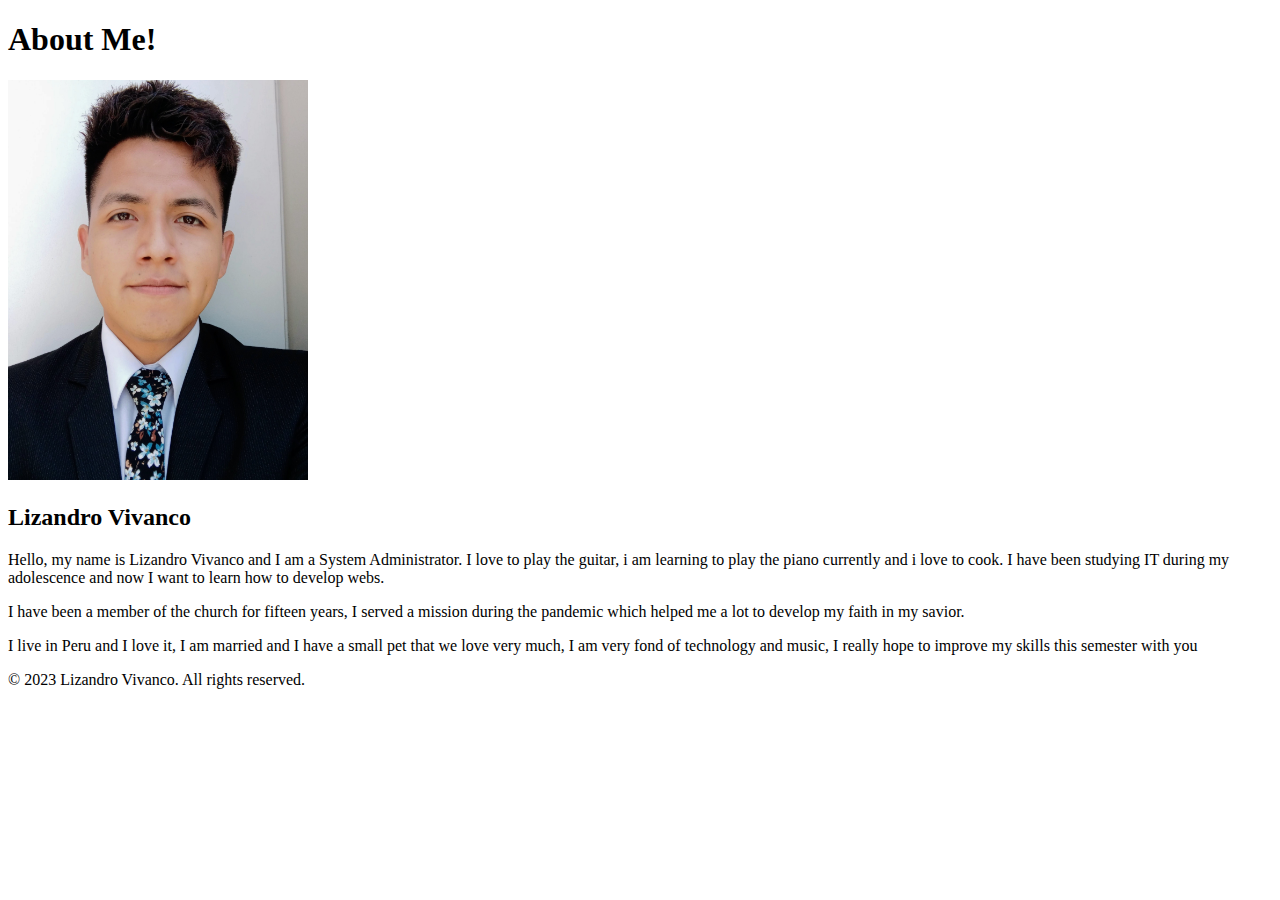
<file: aboutme/index.html>
<!DOCTYPE html>
<html lang="en">
<head>
    <meta charset="UTF-8">
    <meta http-equiv="X-UA-Compatible" content="IE=edge">
    <meta name="viewport" content="width=device-width, initial-scale=1.0">
    <title>About Me</title>
</head>
<body>
    <h1>About Me!</h1>
    <img src="images/my_photo.jpg" alt="My Photo" width="300" height="400">
    <h2>Lizandro Vivanco</h2>
    <p>Hello, my name is Lizandro Vivanco and I am a System Administrator. I love to play the guitar, i am learning to play the piano currently and i love to cook. I have been studying IT during my adolescence and now I want to learn how to develop webs.</p>
    <p>I have been a member of the church for fifteen years, I served a mission during the pandemic which helped me a lot to develop my faith in my savior.</p>
    <p>I live in Peru and I love it, I am married and I have a small pet that we love very much, I am very fond of technology and music, I really hope to improve my skills this semester with you</p>
    <footer>
        <p>© 2023 Lizandro Vivanco. All rights reserved.</p>
    </footer>
</body>
</html>
</file>
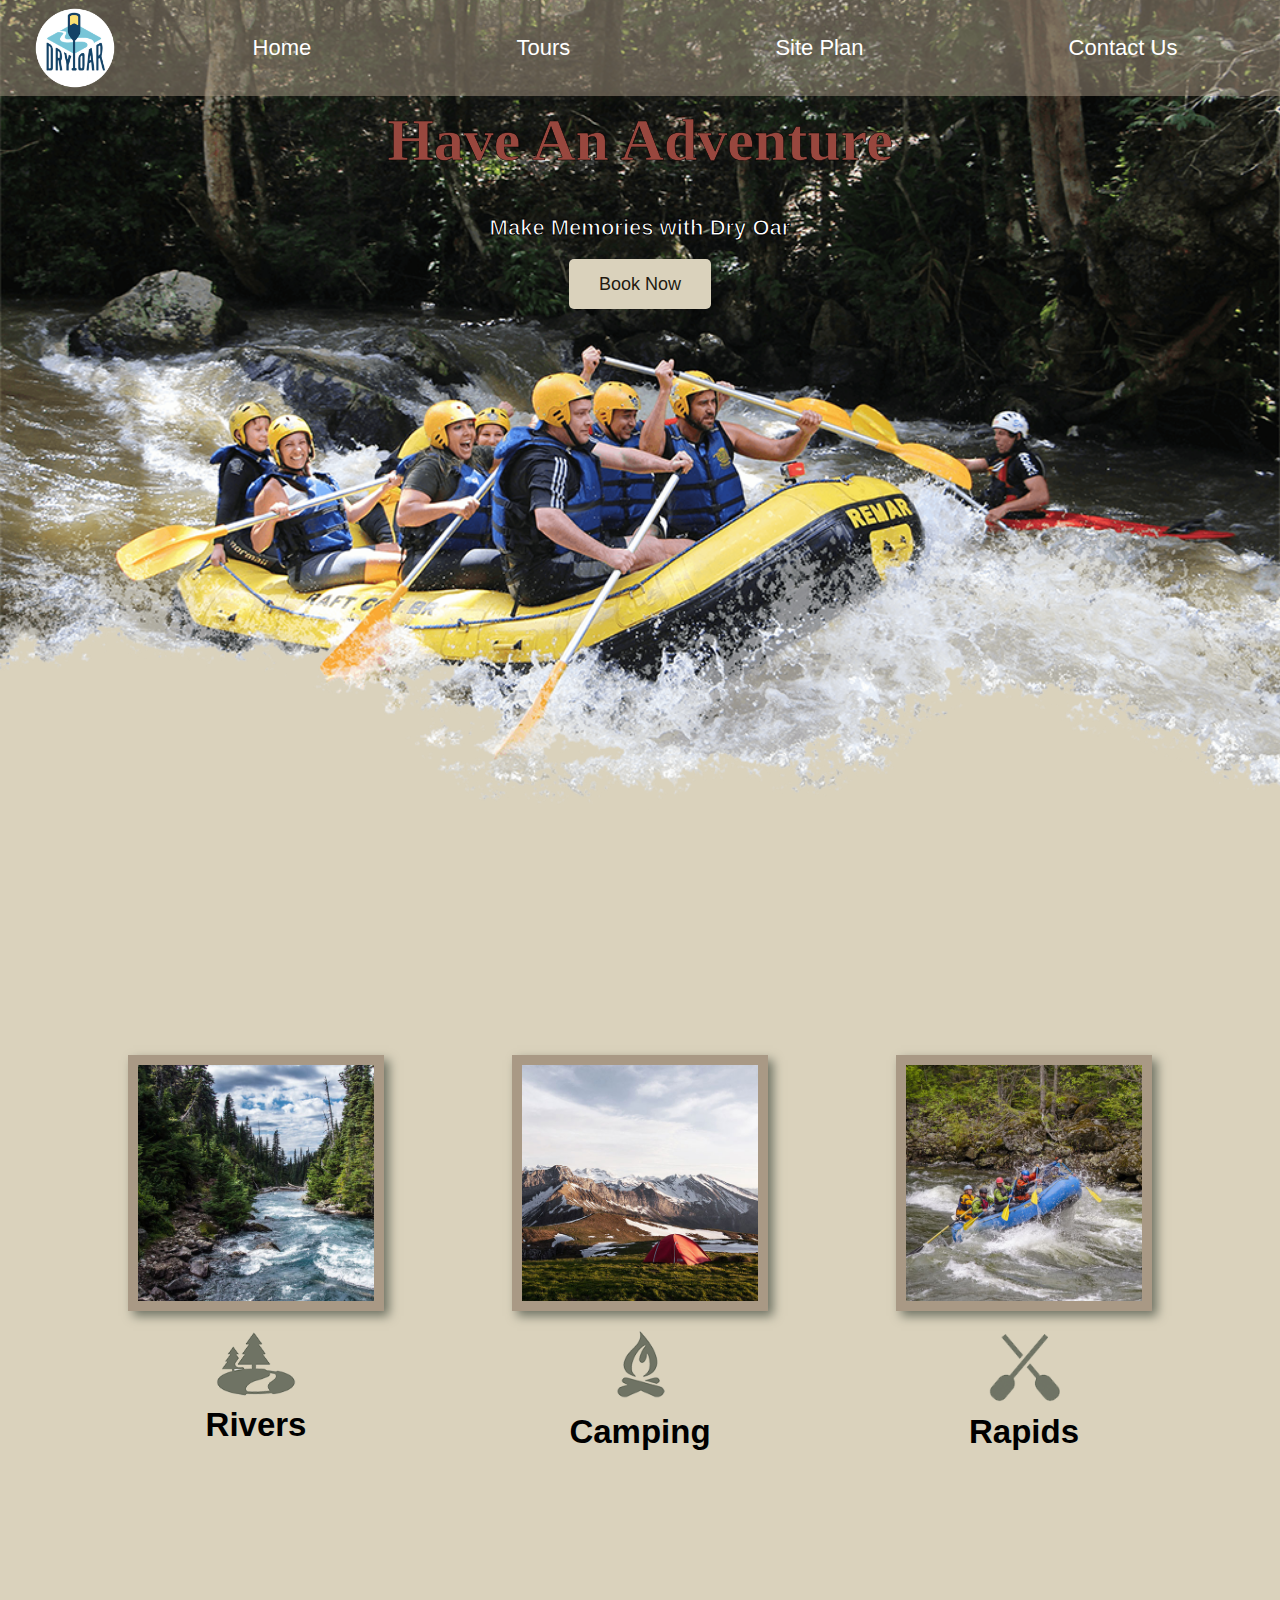
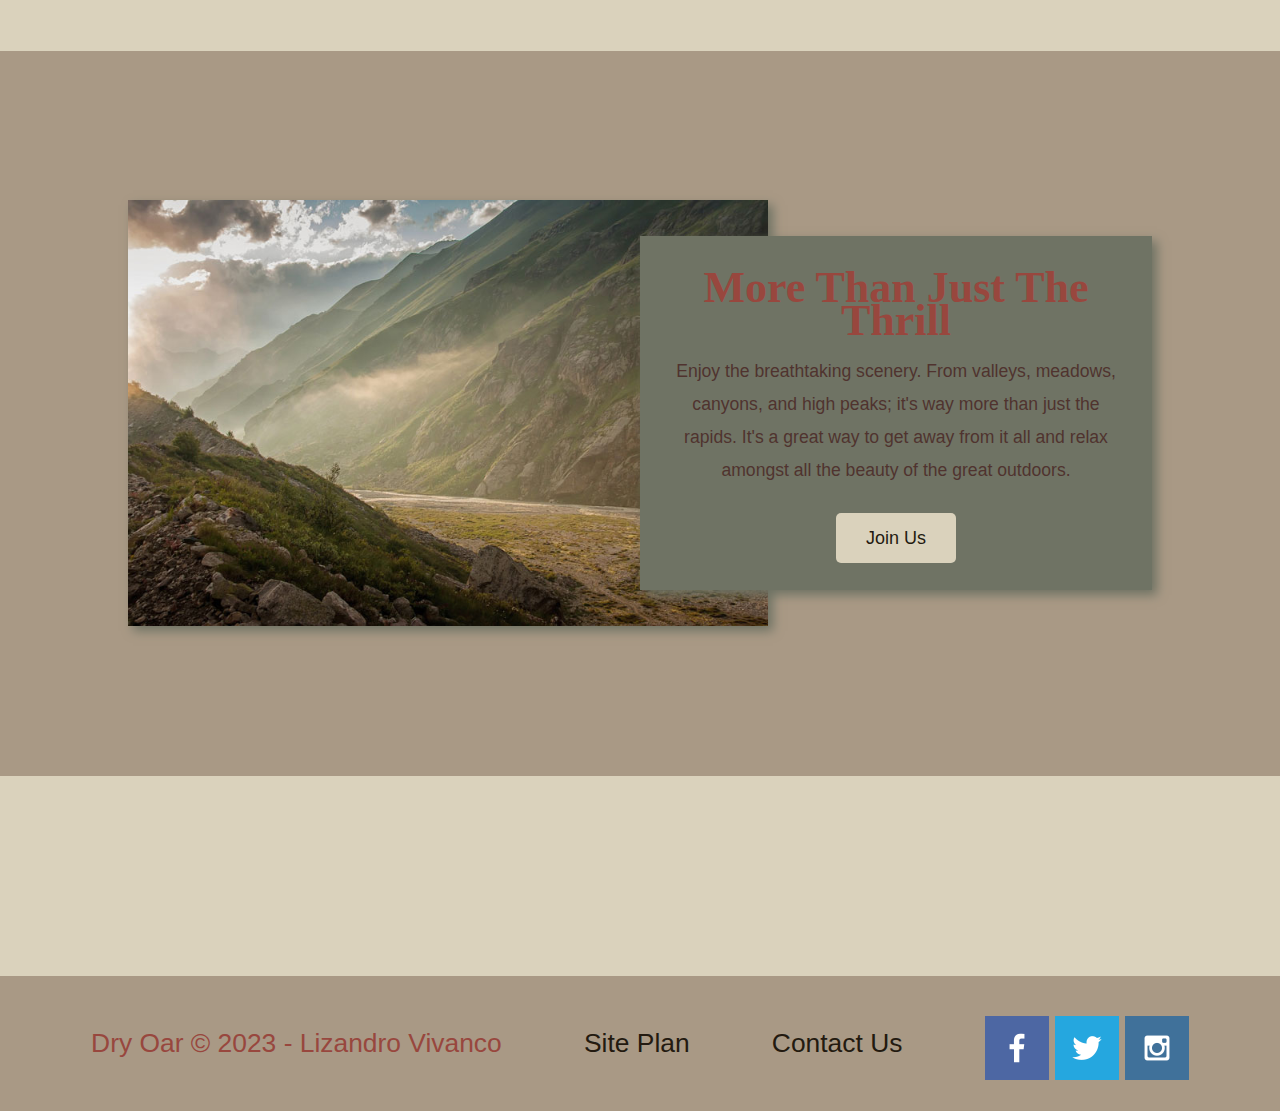
<file: wwr/index.html>
<!DOCTYPE html>
<html lang="en">
<head>
  <meta charset="UTF-8">
  <meta http-equiv="X-UA-Compatible" content="IE=edge">
  <meta name="viewport" content="width=device-width, initial-scale=1.0">
  <title>Whitewater Rafting Vacations | Home</title>
  <link rel="stylesheet" href="styles/style.css">
</head>
<body>
  <div id="content">
    <header>
      <a id="logo_link" href="index.html">
        <img class="logo" src="images/logo.png" alt="Dry Oar Logo">
      </a>
      <nav>
        <a href="index.html">Home</a>
        <a href="tours.html">Tours</a>
        <a href="site-plan-rafting.html">Site Plan</a>
        <a href="contactus.html">Contact Us</a>
      </nav>
    </header>

    <div id="hero">
      <div id="hero-box">
        <img id="hero-img" src="images/hero.png" alt="People enjoying rafting">
      </div>
      <section id="hero-msg">
        <h1 class="home-title">Have An Adventure</h1>
        <h4>Make Memories with Dry Oar</h4>
        <div class="button-box">
          <a class="book" href="contactus.html">Book Now</a>
        </div>
      </section>
    </div>
    <main class="home-grid">
      <section class="rivers-card">
        <img class="card-img" src="images/rivers.jpg" alt="river in forest">
        <img class="icon" src="images/river_icon.png" alt="river icon">
        <h2>Rivers</h2>
      </section>
      <section class="camping-card">
        <img class="card-img" src="images/camping.jpg" alt="tent in mountains">
        <img class="icon" src="images/fire_icon.png" alt="fire icon">
        <h2>Camping</h2>
      </section>
      <section class="rapids-card">
        <img class="card-img" src="images/rapids.jpg" alt="rafting boat">
        <img class="icon" src="images/oars.png" alt="oars icon">
        <h2>Rapids</h2>
      </section>
      <div id="background"></div>
      <img class="mountains" src="images/mountains.jpg" alt="Misty mountain">
      <section class="msg">
        <h2>More Than Just The Thrill</h2>
        <p>Enjoy the breathtaking scenery. From valleys, meadows, canyons, and high peaks; it's way more than just the rapids. It's a great way to get away from it all and relax amongst all the beauty of the great outdoors.</p>
        <a class="join" href="tours.html">Join Us</a>
      </section>
    </main>
    <footer>
      <p>Dry Oar &copy; 2023 - Lizandro Vivanco</p>
      <p><a href="site-plan-rafting.html">Site Plan</a></p>
      <p><a href="contactus.html">Contact Us</a></p>
      <div class="social">
        <a href="https://facebook.com" target="_blank">
          <img src="images/facebook.png" alt="fb icon">
        </a>
        <a href="https://twitter.com" target="_blank">
          <img src="images/twitter.png" alt="twitter icon">
        </a>
        <a href="https://instagram.com" target="_blank">
          <img src="images/instagram.png" alt="instagram icon">
        </a>
      </div>
    </footer>
  </div>
</body>
</html>
</file>
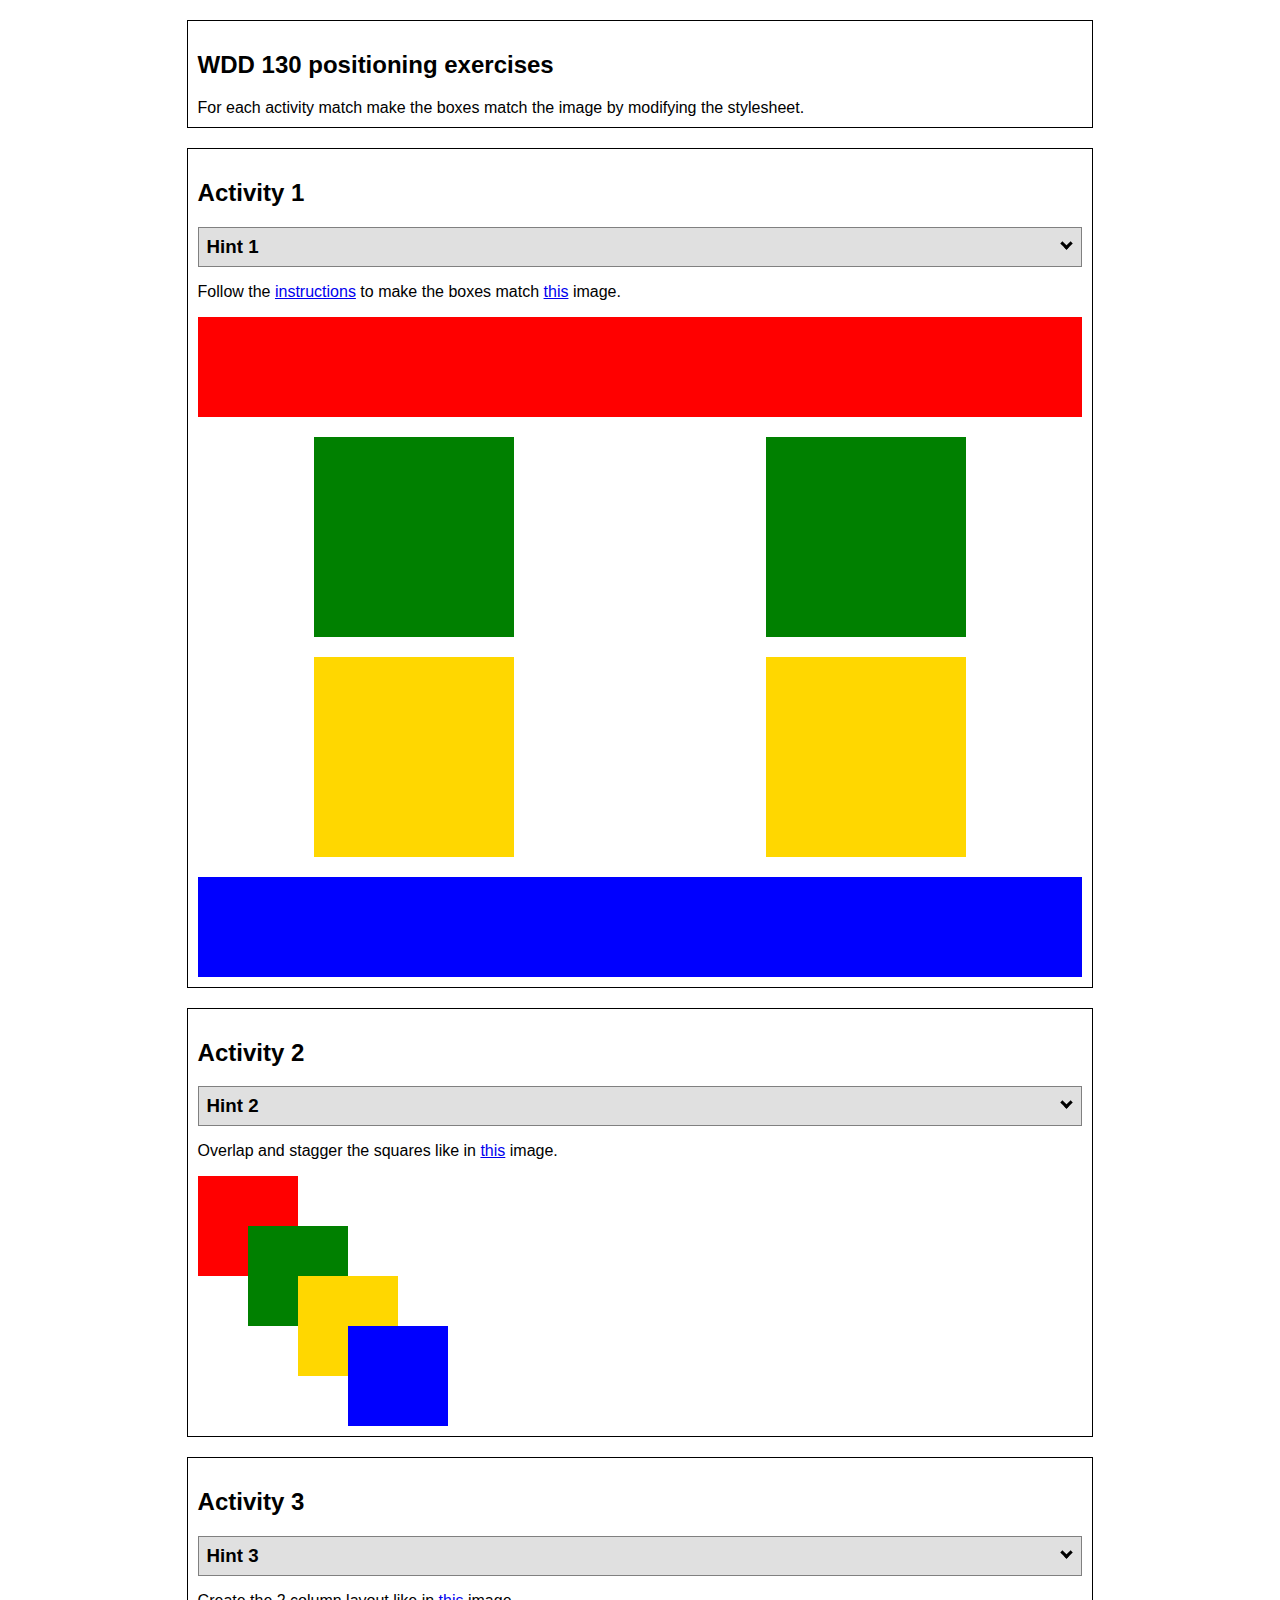
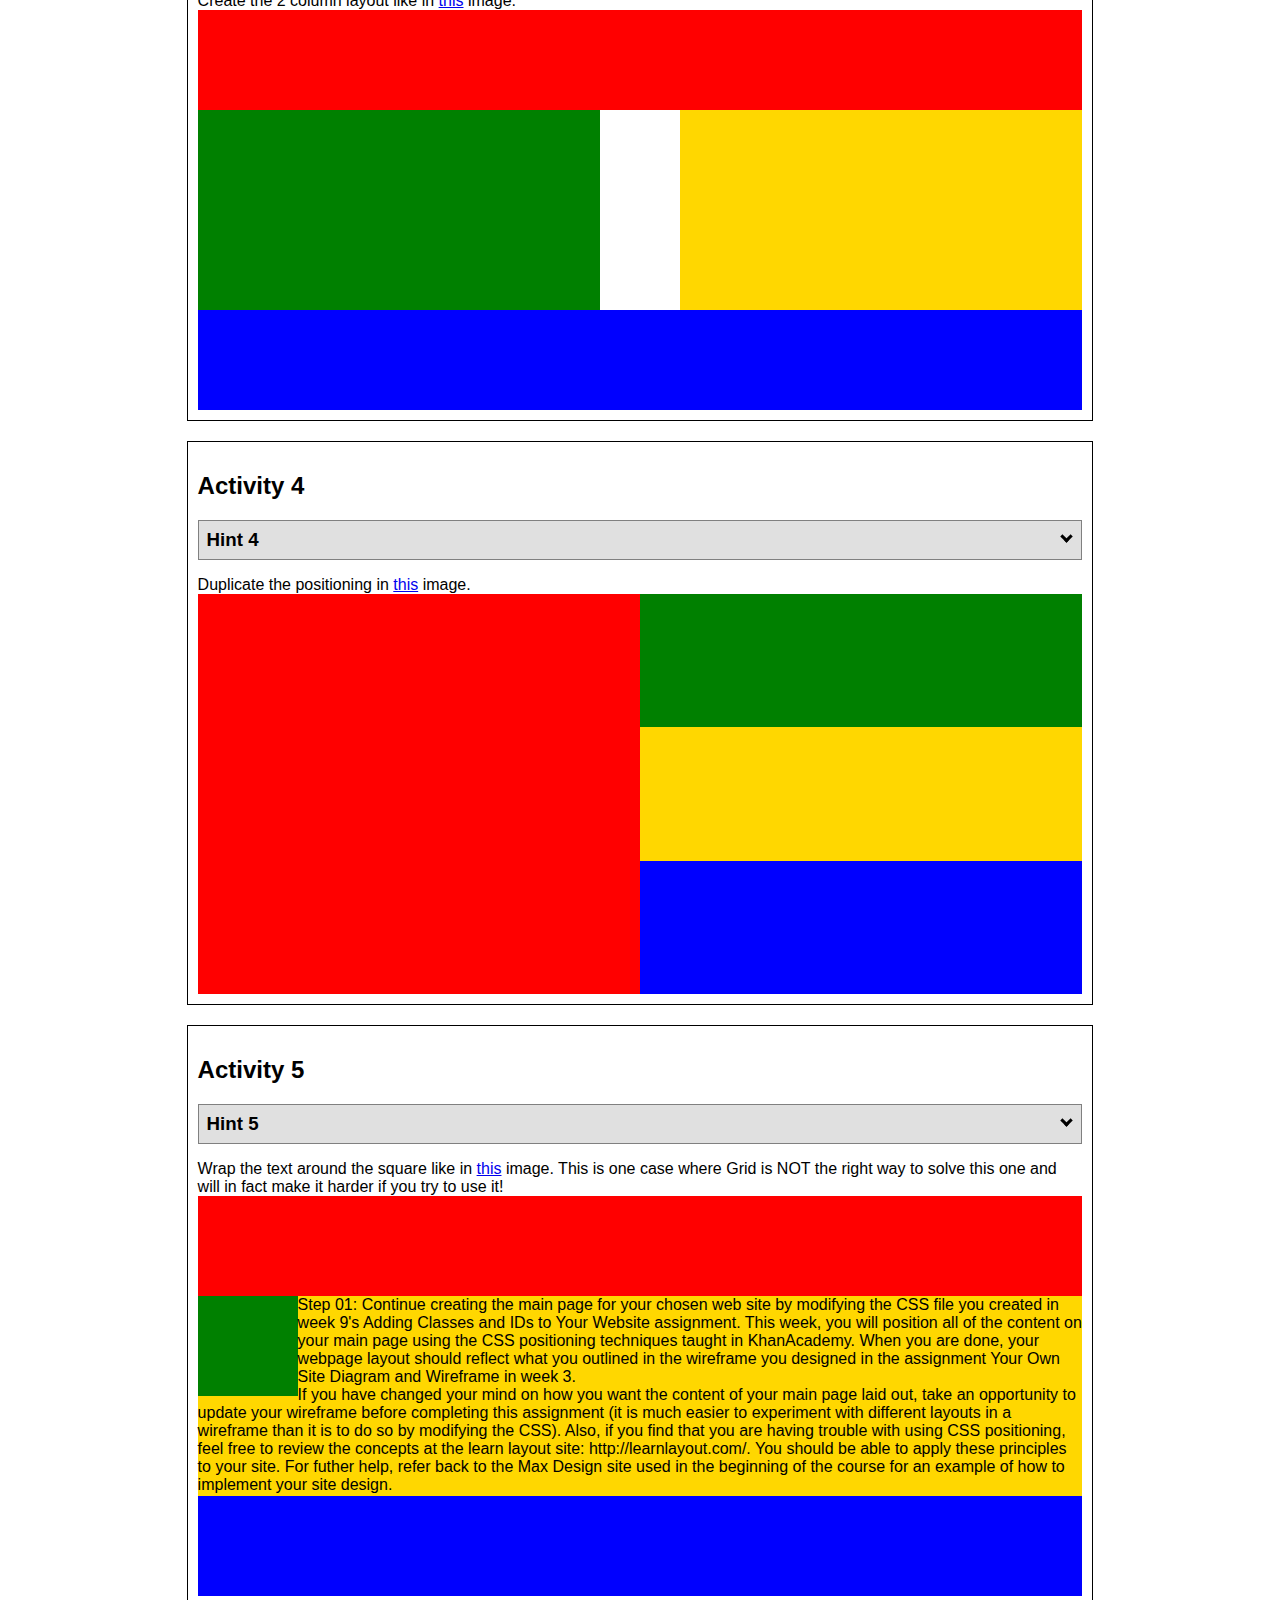
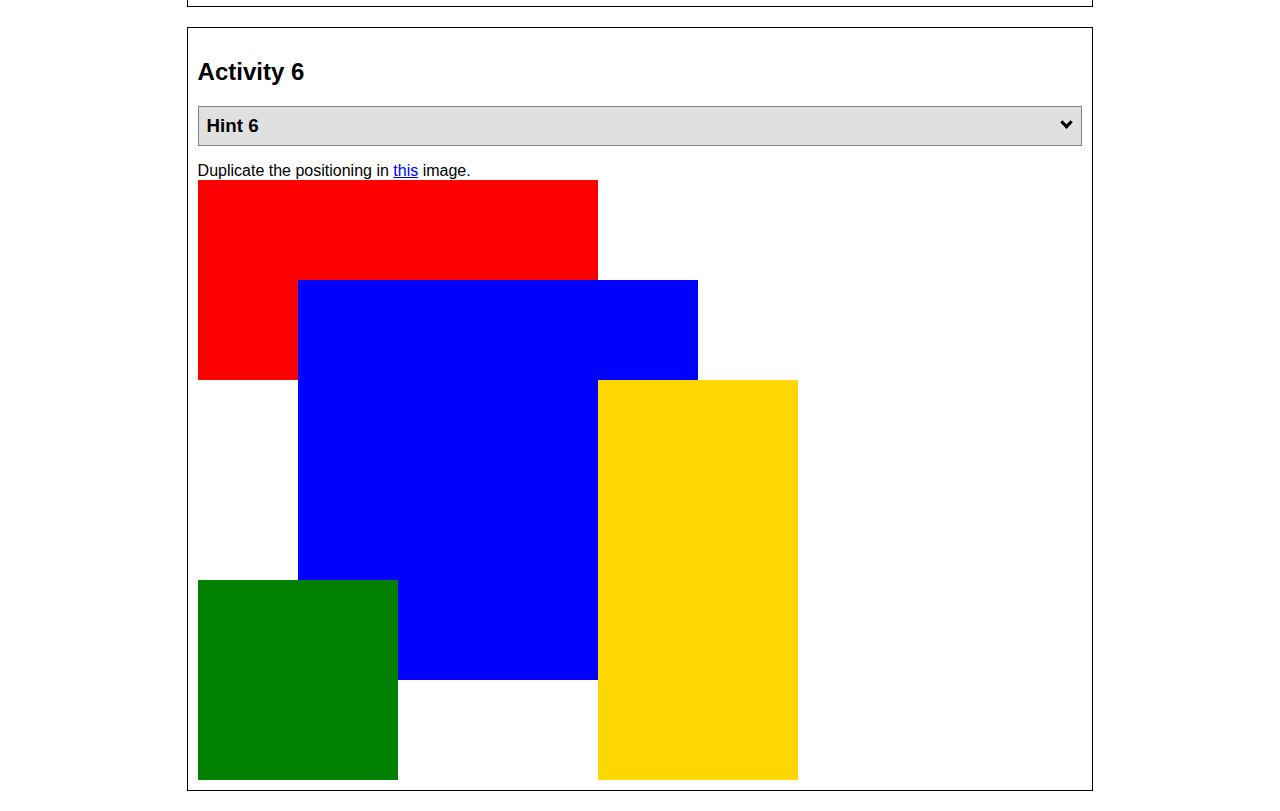
<file: positioning.html>
<!DOCTYPE html>
<html lang="en">
  <head>
    <!-- HTML - Name: positioning.html -->
    <title>Positioning Activity</title>
    <link rel="stylesheet" type="text/css" href="positionstyles.css" />
  </head>
  <body>
    <div class="activity">
      <h2>WDD 130 positioning exercises</h2>
      For each activity match make the boxes match the image by modifying the stylesheet.</div>
    <div class="activity">
      <h2>Activity 1</h2>
      <section class="hint"><input type="checkbox" ><i></i> <h3>Hint 1</h3><div><p>Check out the <a href="https://byui-wdd.github.io/wdd130/activities/w06-css-positioning.html" target="_blank">activity instructions</a> in Ilearn!</p></div></section>
      <p>Follow the <a href="https://byui-wdd.github.io/wdd130/activities/w06-css-positioning.html" target="_blank">instructions</a> to make the boxes match  <a href="https://byui-wdd.github.io/wdd130/images/example1.png" target="_blank">this</a> image.</p>
      <div class="content1" >
        <div class="red1" ></div>
        <div class="green1" ></div>
        <div class="green1" ></div>
        <div class="yellow1"></div>
        <div class="yellow1"></div>
        <div class="blue1"></div>
      </div>
    </div>
    <div class="activity">
      <h2>Activity 2</h2>
      <section class="hint"><input type="checkbox" > <h3>Hint 2</h3><i></i><div>
      <ul>
      <li>grid-template-columns: 50px 50px 50px 50px 50px </li></ul></div></section>
      <p>Overlap and stagger the squares like in <a href="https://byui-wdd.github.io/wdd130/images/example2.png" target="_blank">this</a> image.</p>
      <div class="content2" >
        <div class="red2" ></div>
        <div class="green2" ></div>
        <div class="yellow2"></div>
        <div class="blue2"></div>
      </div>
    </div>
    <div class="activity">
      <h2>Activity 3</h2>
      <section class="hint"><input type="checkbox" > <h3>Hint 3</h3><i></i><div><p>This one is going to be best solved with CSS Grid. Remember to make the boxes the right width first...then start moving them around. </p><h4>Properties used:</h4><ul><li>display:grid;</li><li>grid-template-columns:</li><li>grid-column-gap:</li>
        <li>grid-column:</li>  </ul></div></section>
      Create the 2 column layout like in <a href="https://byui-wdd.github.io/wdd130/images/example3.png" target="_blank">this</a>  image.
      <div class="content3" >
        <div class="red3" ></div>
        <div class="green3" ></div>
        <div class="yellow3"></div>
        <div class="blue3"></div>
      </div>
    </div>
    <div class="activity">
      <h2>Activity 4</h2>
      <section class="hint"><input type="checkbox" > <h3>Hint 4</h3><i></i><div><p>For the others we have been primarily concerned with width. For this one you will need to adjust height as well. </p><h4>Properties used:</h4><ul><li>display:grid;</li><li>grid-template-columns:</li><li>grid-row:</li></ul></div></section>
      Duplicate the positioning in <a href="https://byui-wdd.github.io/wdd130/images/example4.png" target="_blank">this</a> image. 
      <div class="content4" >
        <div class="red4" ></div>
        <div class="green4" ></div>
        <div class="yellow4"></div>
        <div class="blue4"></div>
      </div>
    </div>

    <div class="activity">
      <h2>Activity 5</h2>
      <section class="hint"><input type="checkbox" > <h3>Hint 5</h3><i></i><div><p>Grid is <strong>not</strong> the right way to do this.  In fact there is only one way to really do that...and that is with float. Remember that we float the thing we want the text to wrap around.  Also remember to start by making all the shapes the right size and shape.</p><h4>Properties used:</h4><ul><li>float: left;</li></ul></div></section>
      Wrap the text around the square like in <a href="https://byui-wdd.github.io/wdd130/images/example5.png" target="_blank">this</a> image. This is one case where Grid is NOT the right way to solve this one and will in fact make it harder if you try to use it!
      <div class="content5" >
        <div class="red5" ></div>
        <div class="green5" ></div>
        <div class="yellow5">Step 01: Continue creating the main page for your chosen web site by modifying the CSS file you created in week 9's Adding Classes and IDs to Your Website assignment. This week, you will position all of the content on your main page using the CSS positioning techniques taught in KhanAcademy. When you are done, your webpage layout should reflect what you outlined in the wireframe you designed in the assignment Your Own Site Diagram and Wireframe in week 3. <br />
          If you have changed your mind on how you want the content of your main page laid out, take an opportunity to update your wireframe before completing this assignment (it is much easier to experiment with different layouts in a wireframe than it is to do so by modifying the CSS). Also, if you find that you are having trouble with using CSS positioning, feel free to review the concepts at the learn layout site: http://learnlayout.com/. You should be able to apply these principles to your site. For futher help, refer back to the Max Design site used in the beginning of the course for an example of how to implement your site design.</div>
        <div class="blue5"></div>
      </div>
    </div>
    <div class="activity">
      <h2>Activity 6</h2>
      <section class="hint"><input type="checkbox" > <h3>Hint 6</h3><i></i><div><p>This one is all about visualizing the grid behind the layout. If you are having a hard time doing that first: all the sizes are even multiples of 100, and second here is another example with the lines drawn: <a href="https://byui-wdd.github.io/wdd130/images/example6-hint.png" target="_blank">example 6 with lines</a>. For this one you will find it easiest if you use px for the column width. You can also use <kbd>z-index</kbd> to control the element layering.    </p><h4>Properties used:</h4><ul><li>display:grid;</li><li>grid-template-columns:</li><li>grid-column:</li><li>grid-row:</li><li><a href="https://www.w3schools.com/cssref/pr_pos_z-index.asp" target="_blank">z-index:</a></li></ul></div></section>
      Duplicate the positioning in <a href="https://byui-wdd.github.io/wdd130/images/example6.png" target="_blank">this</a> image.
      <div class="content6" >
        <div class="red6" ></div>
        <div class="green6" ></div>
        <div class="yellow6"></div>
        <div class="blue6"></div>
      </div>
    </div>
  </body>
</html>
</file>
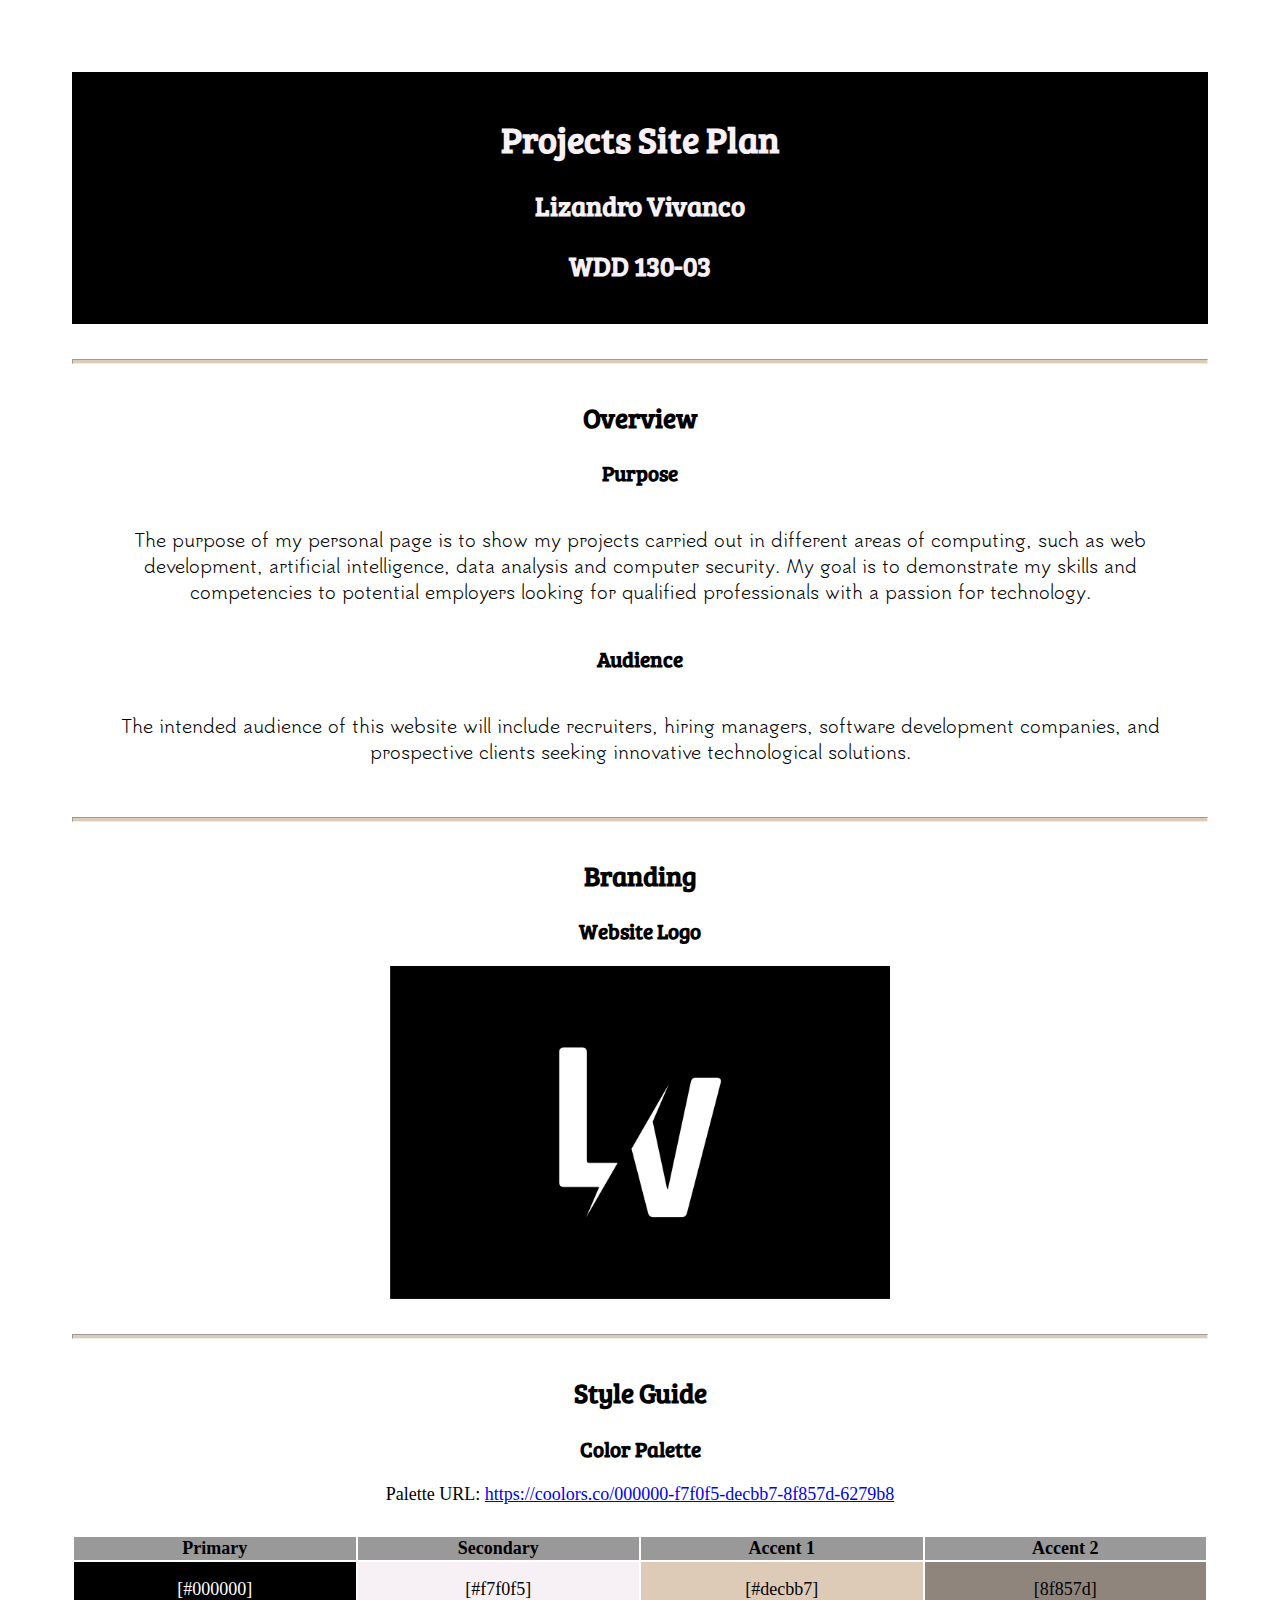
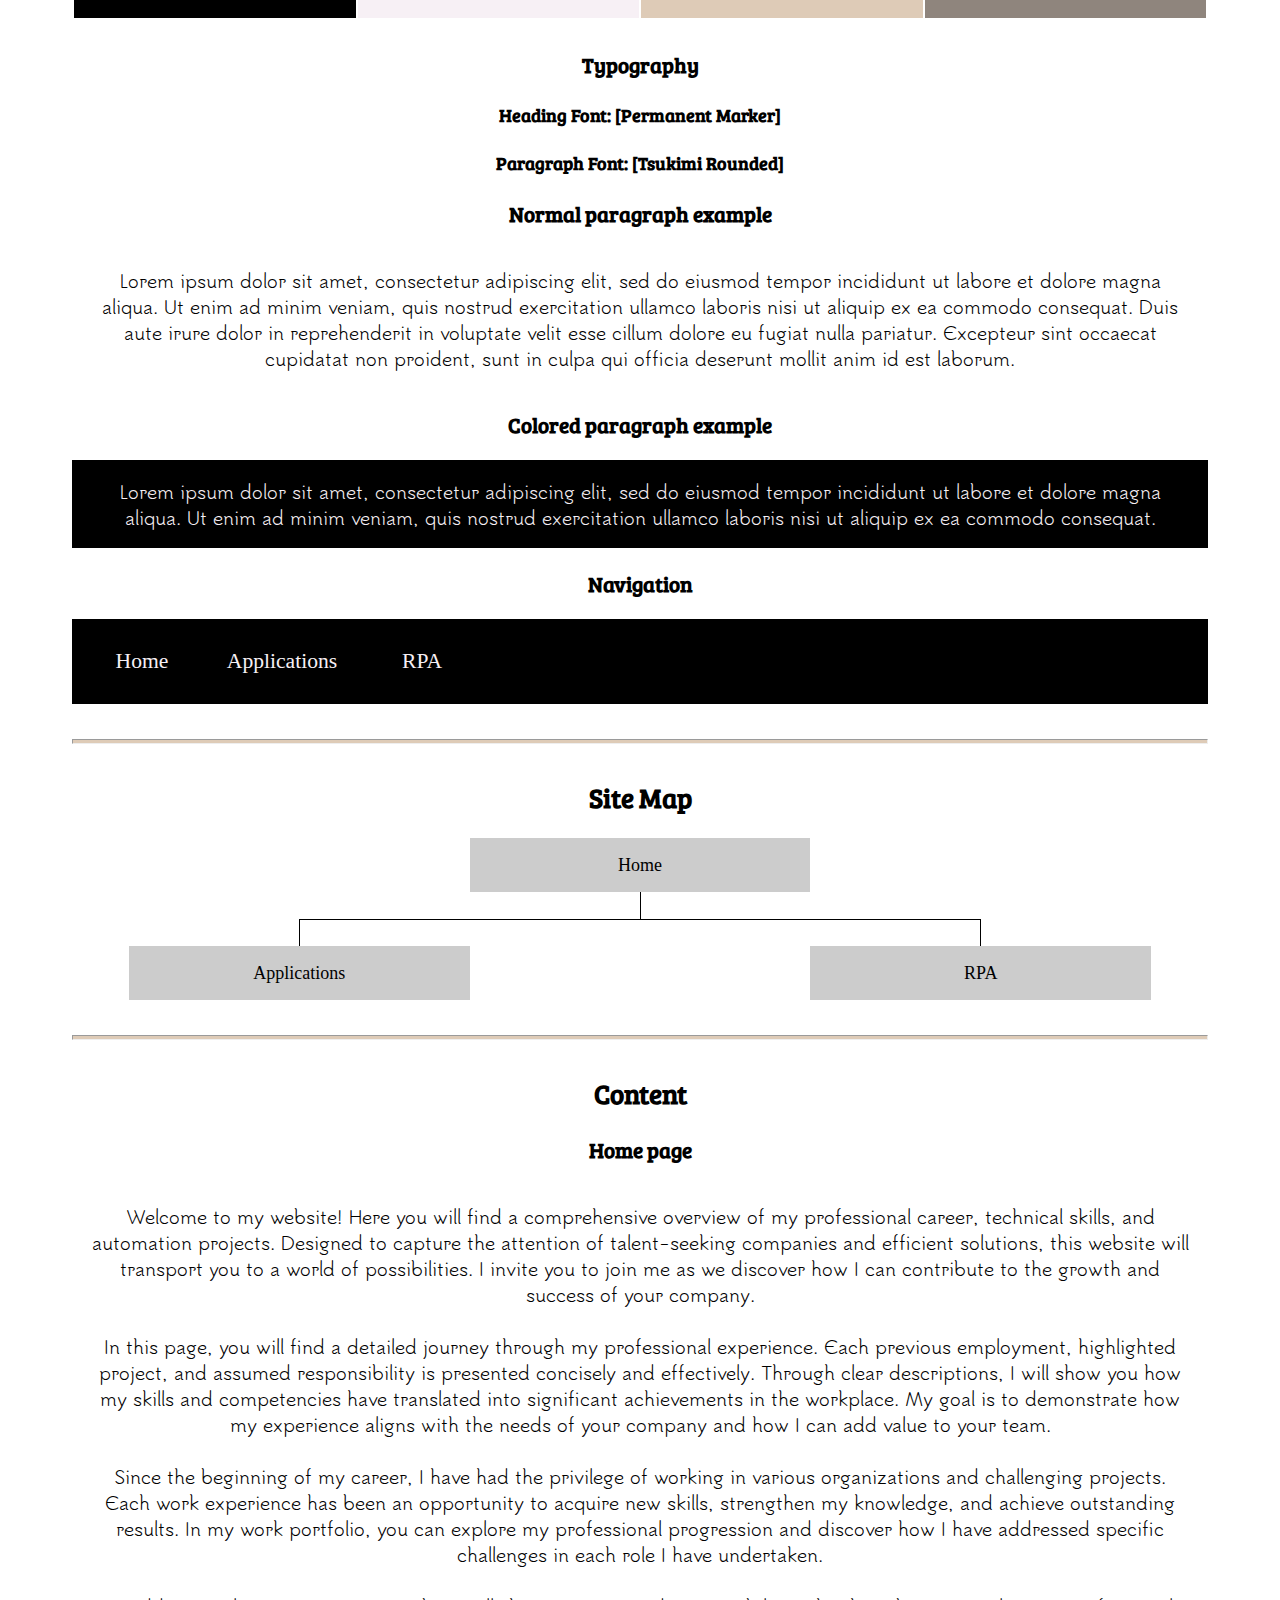
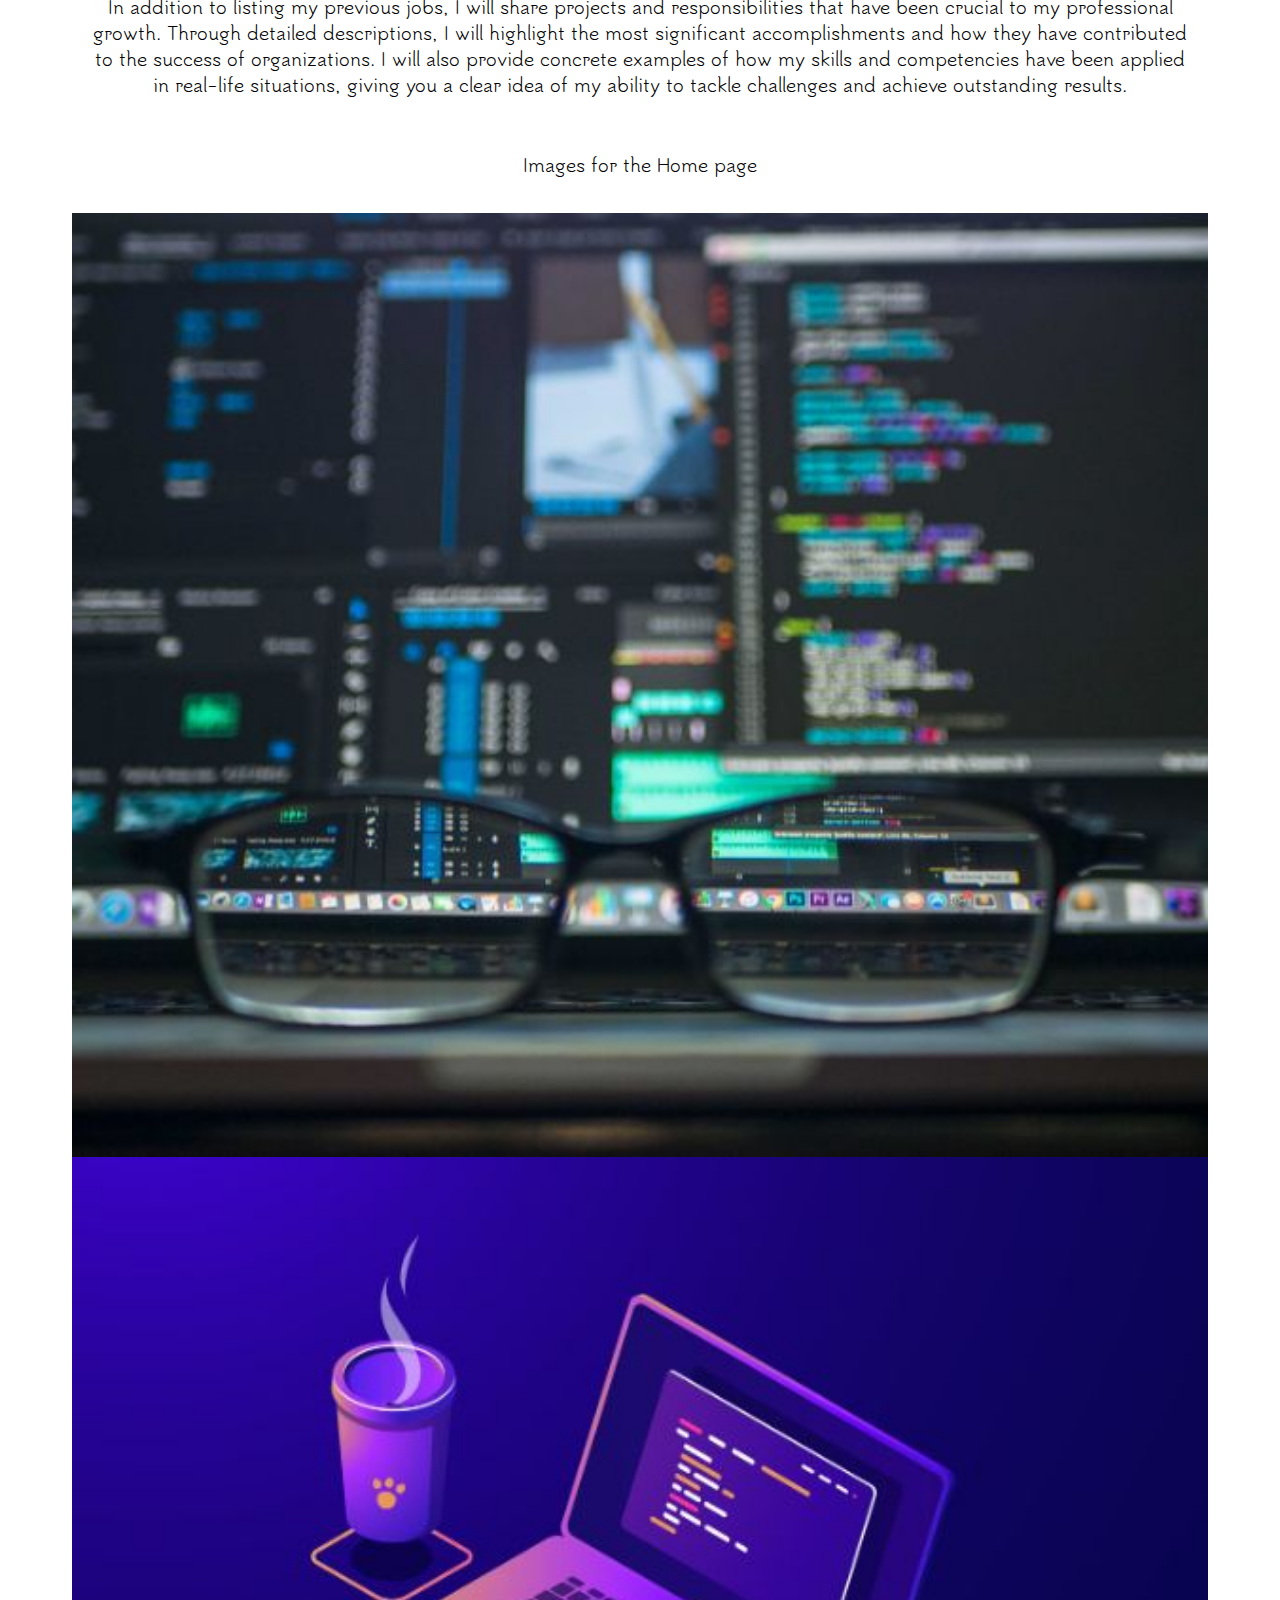
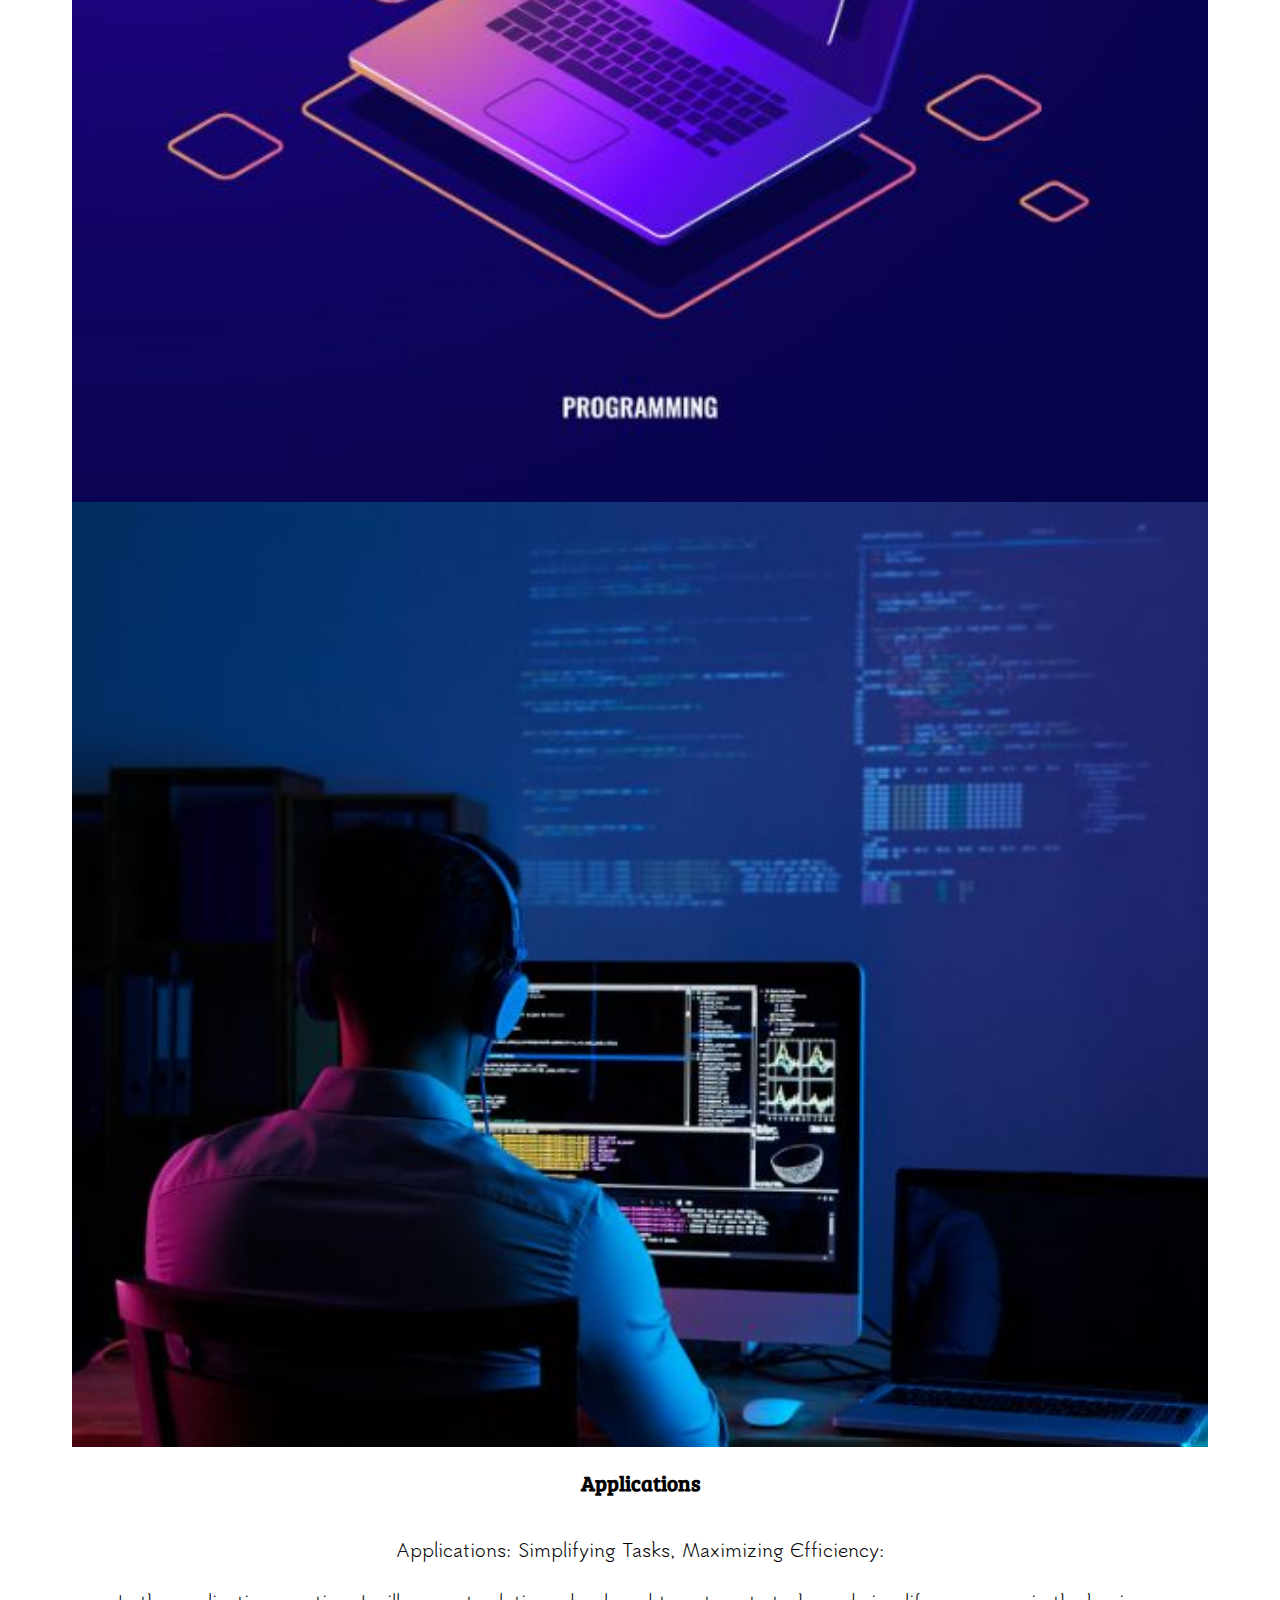
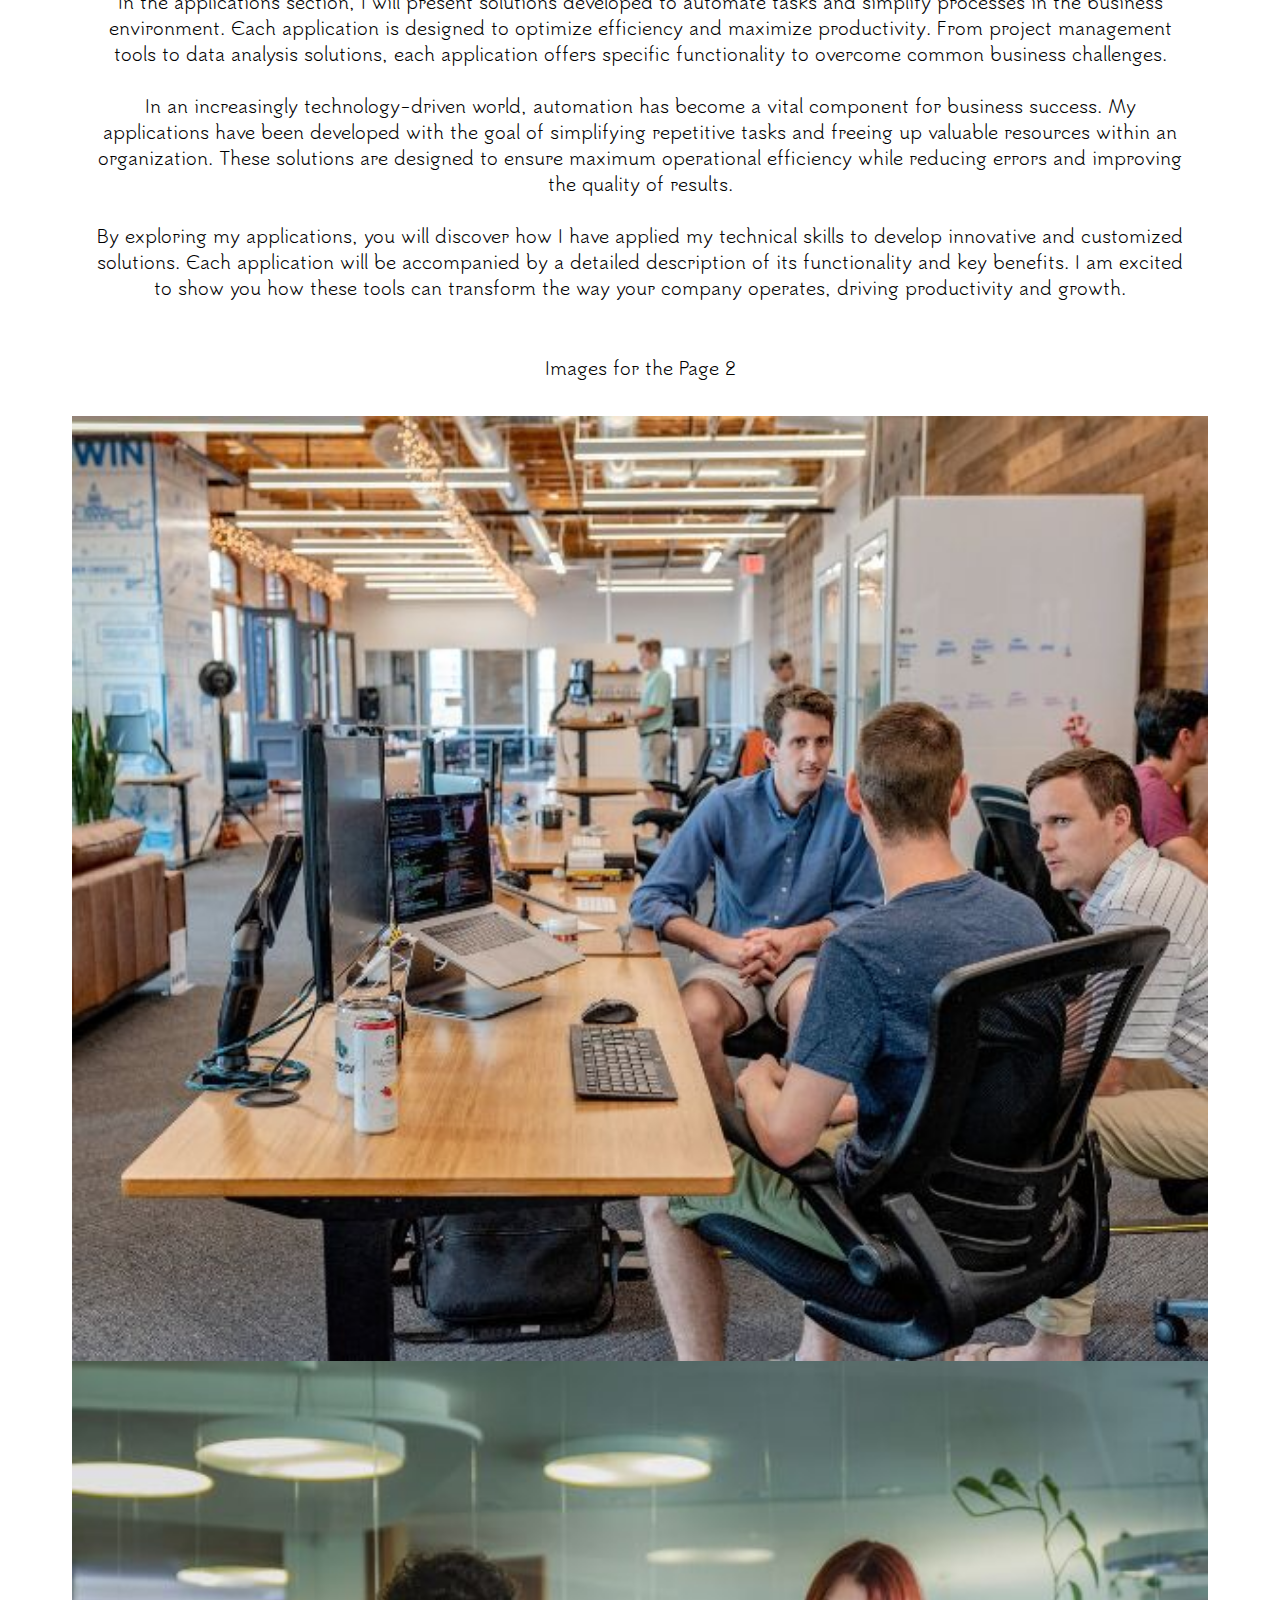
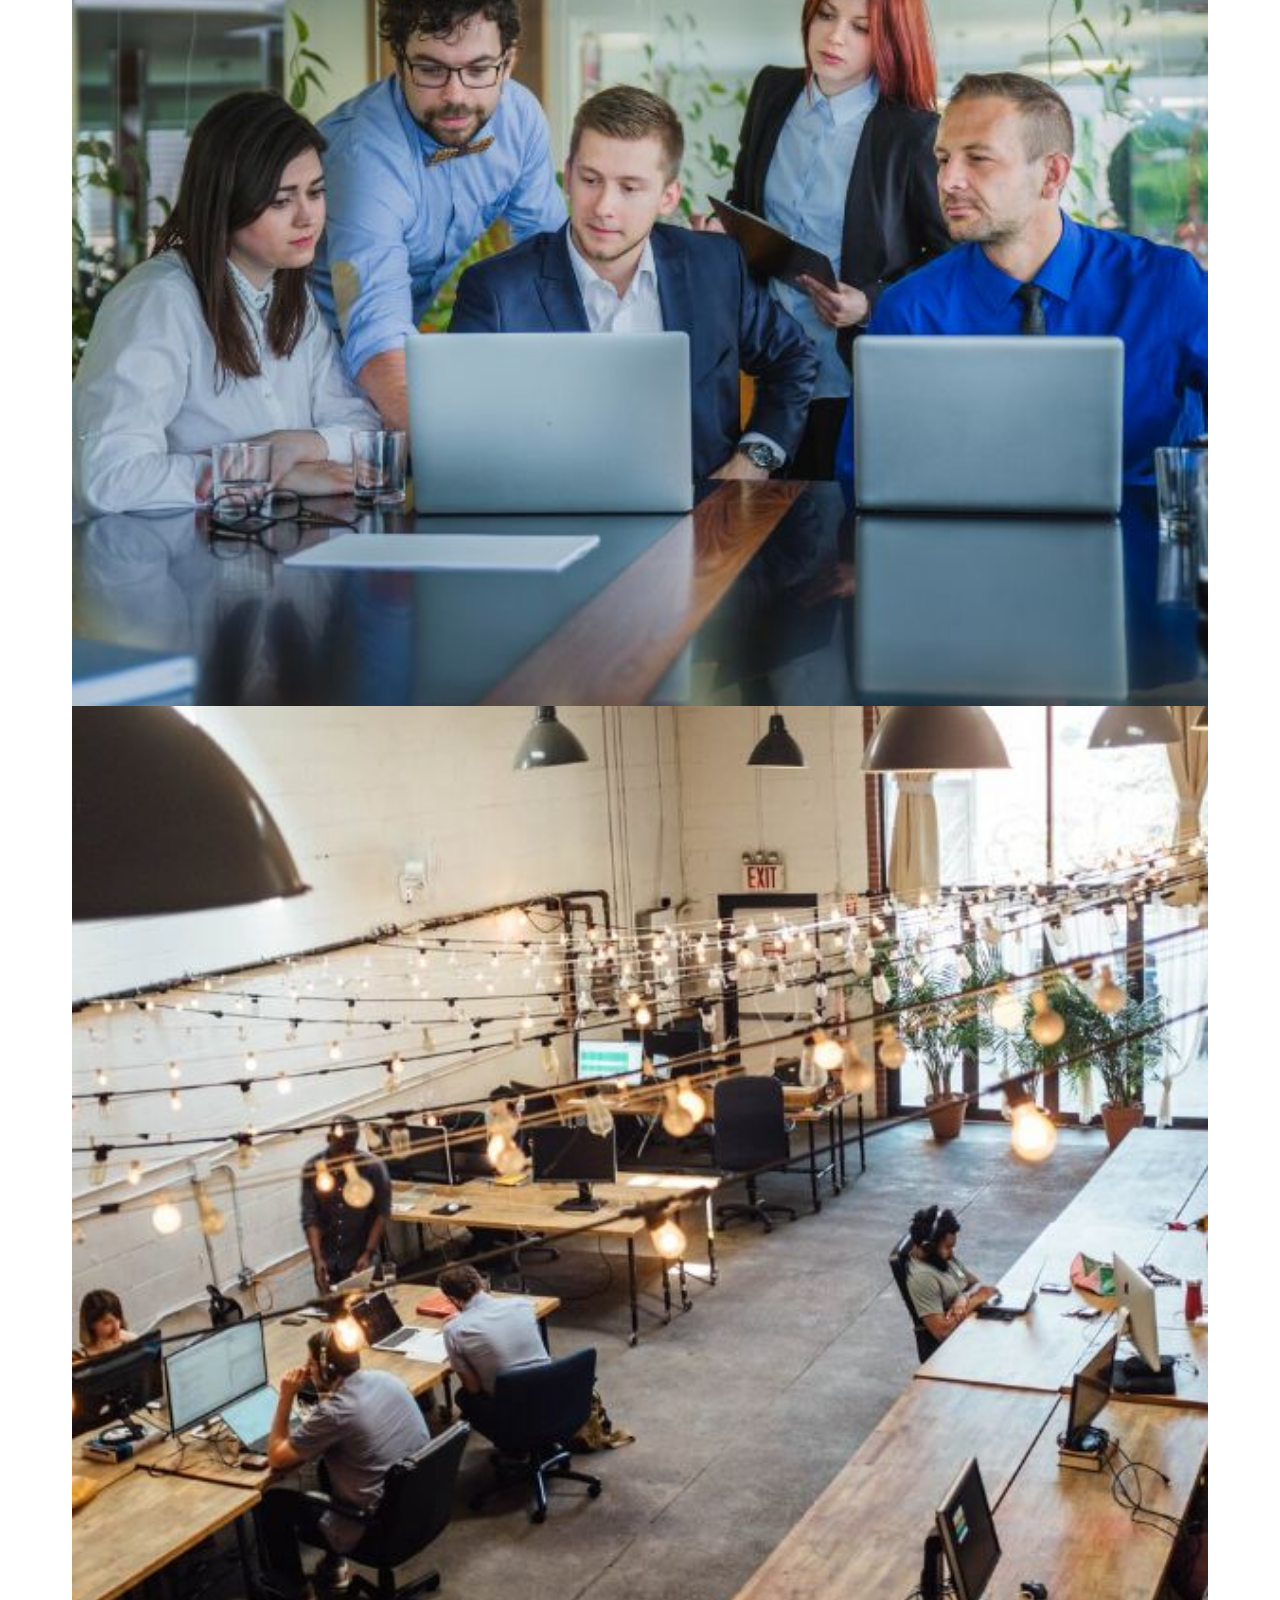
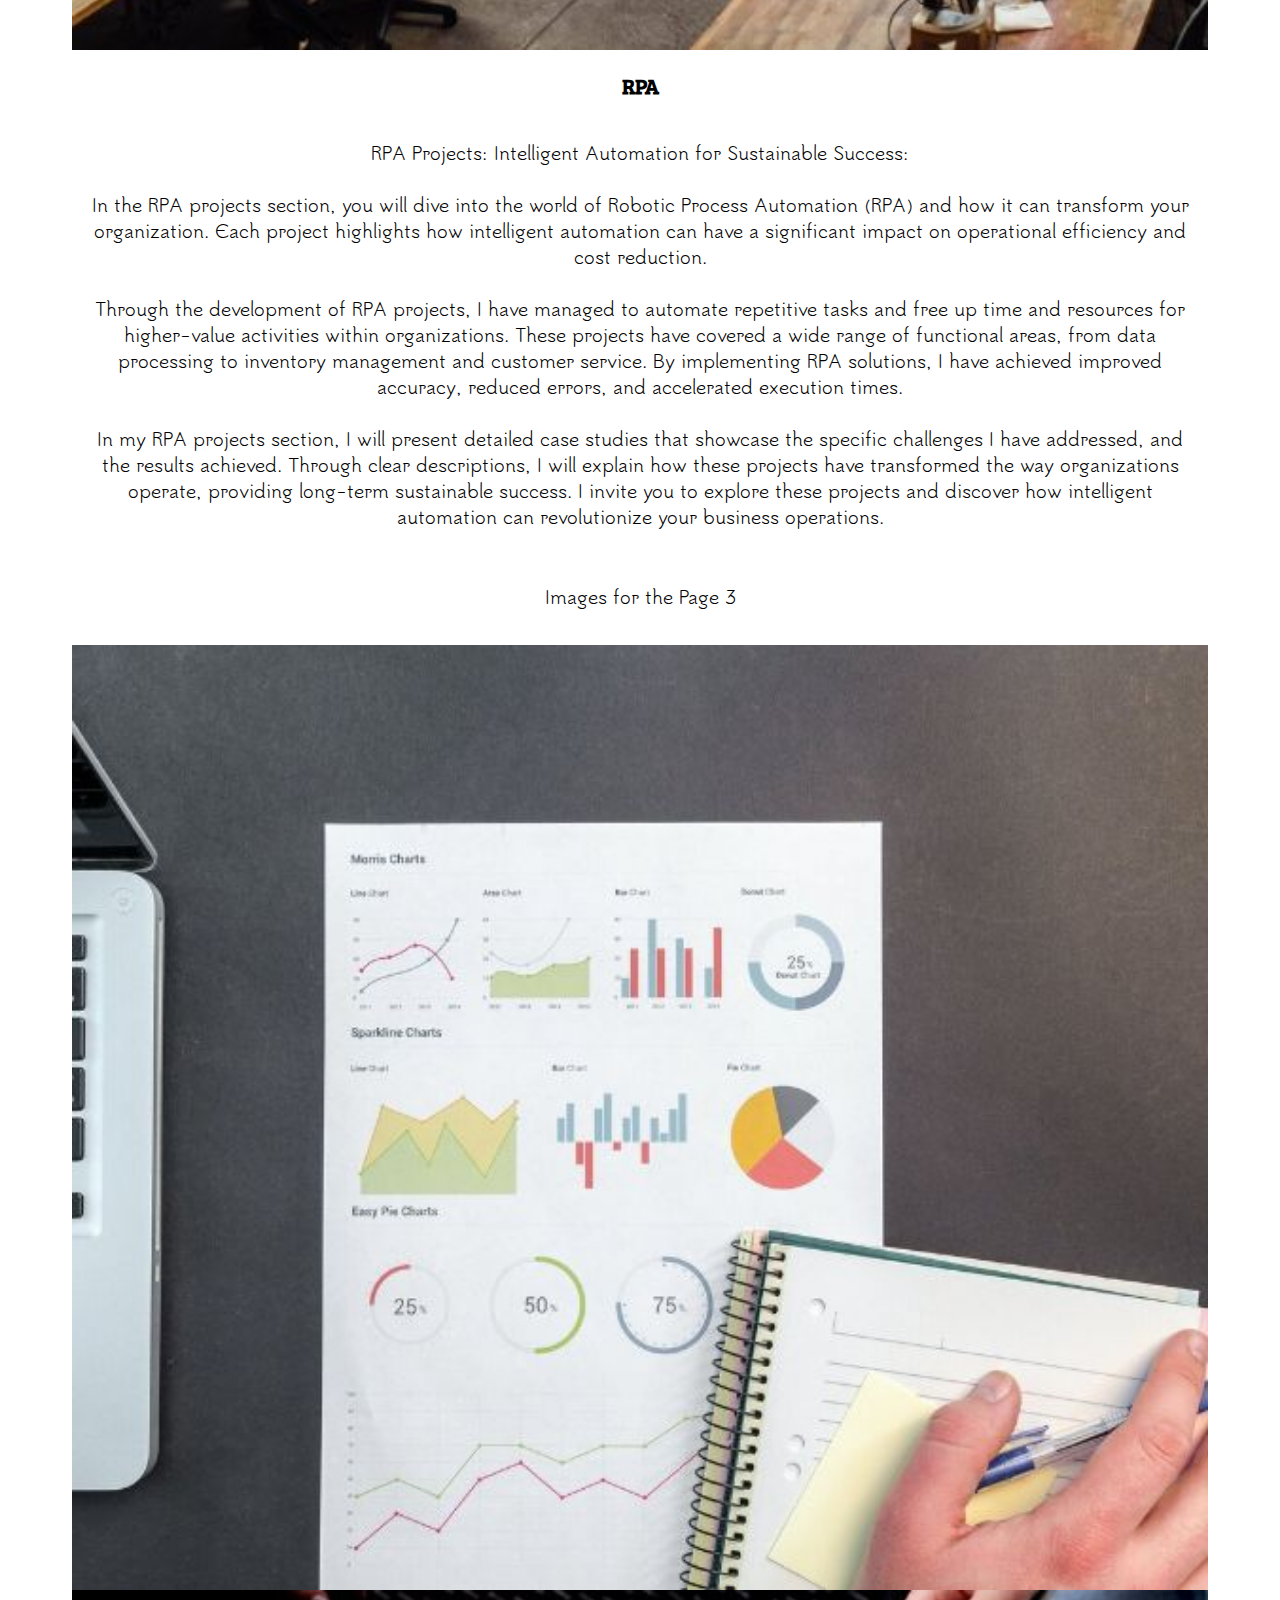
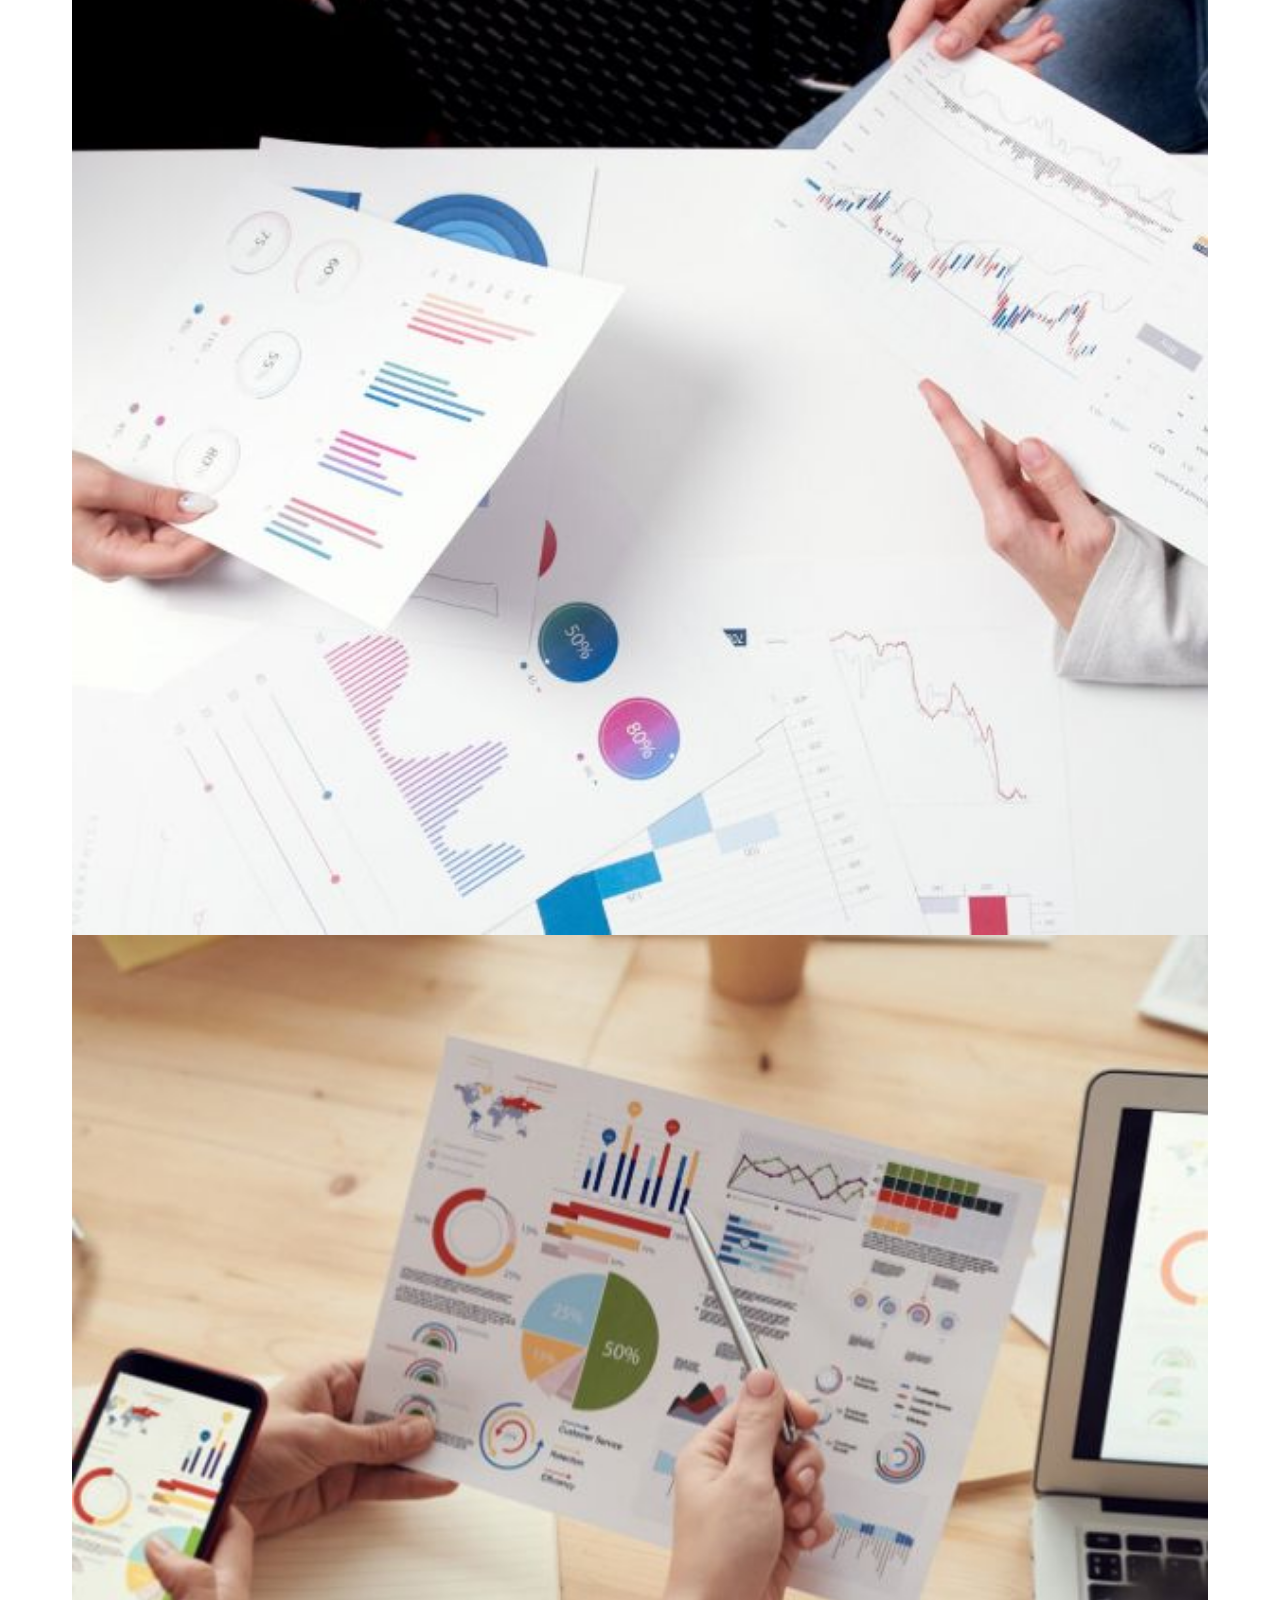
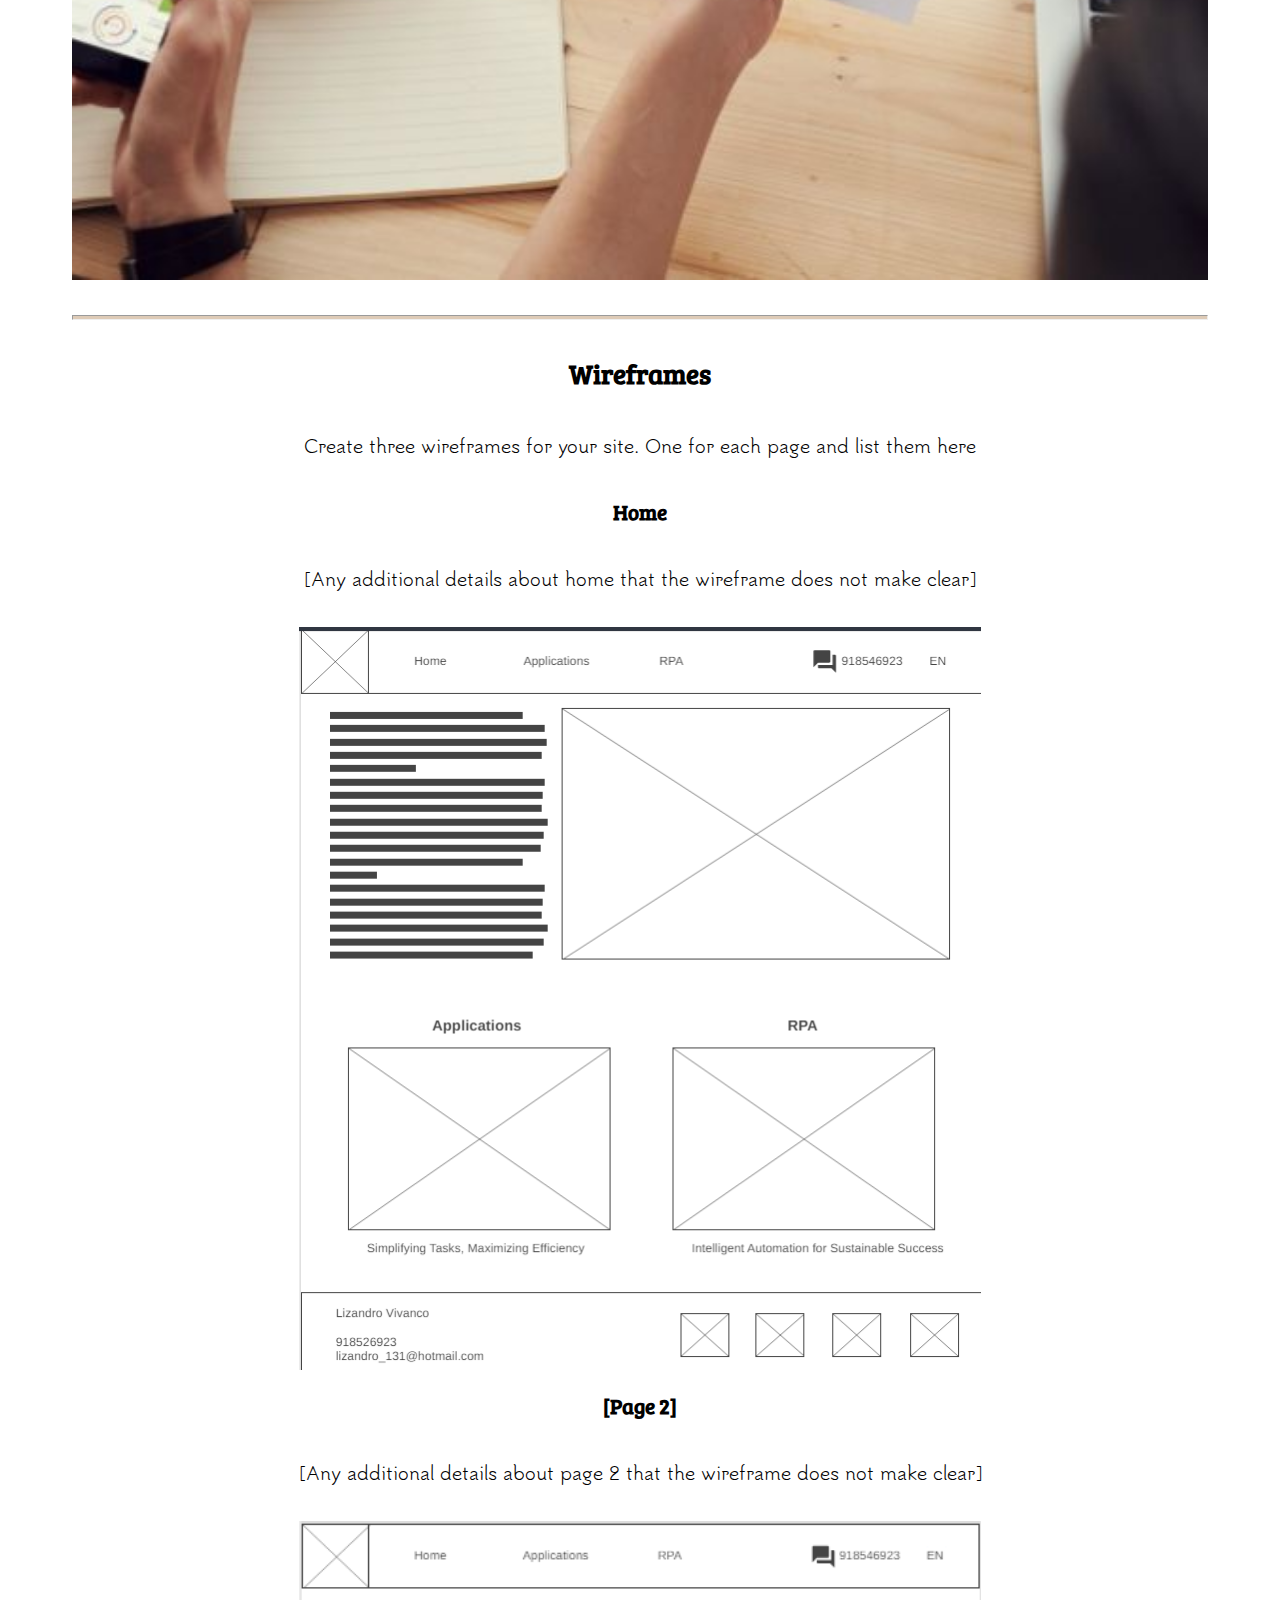
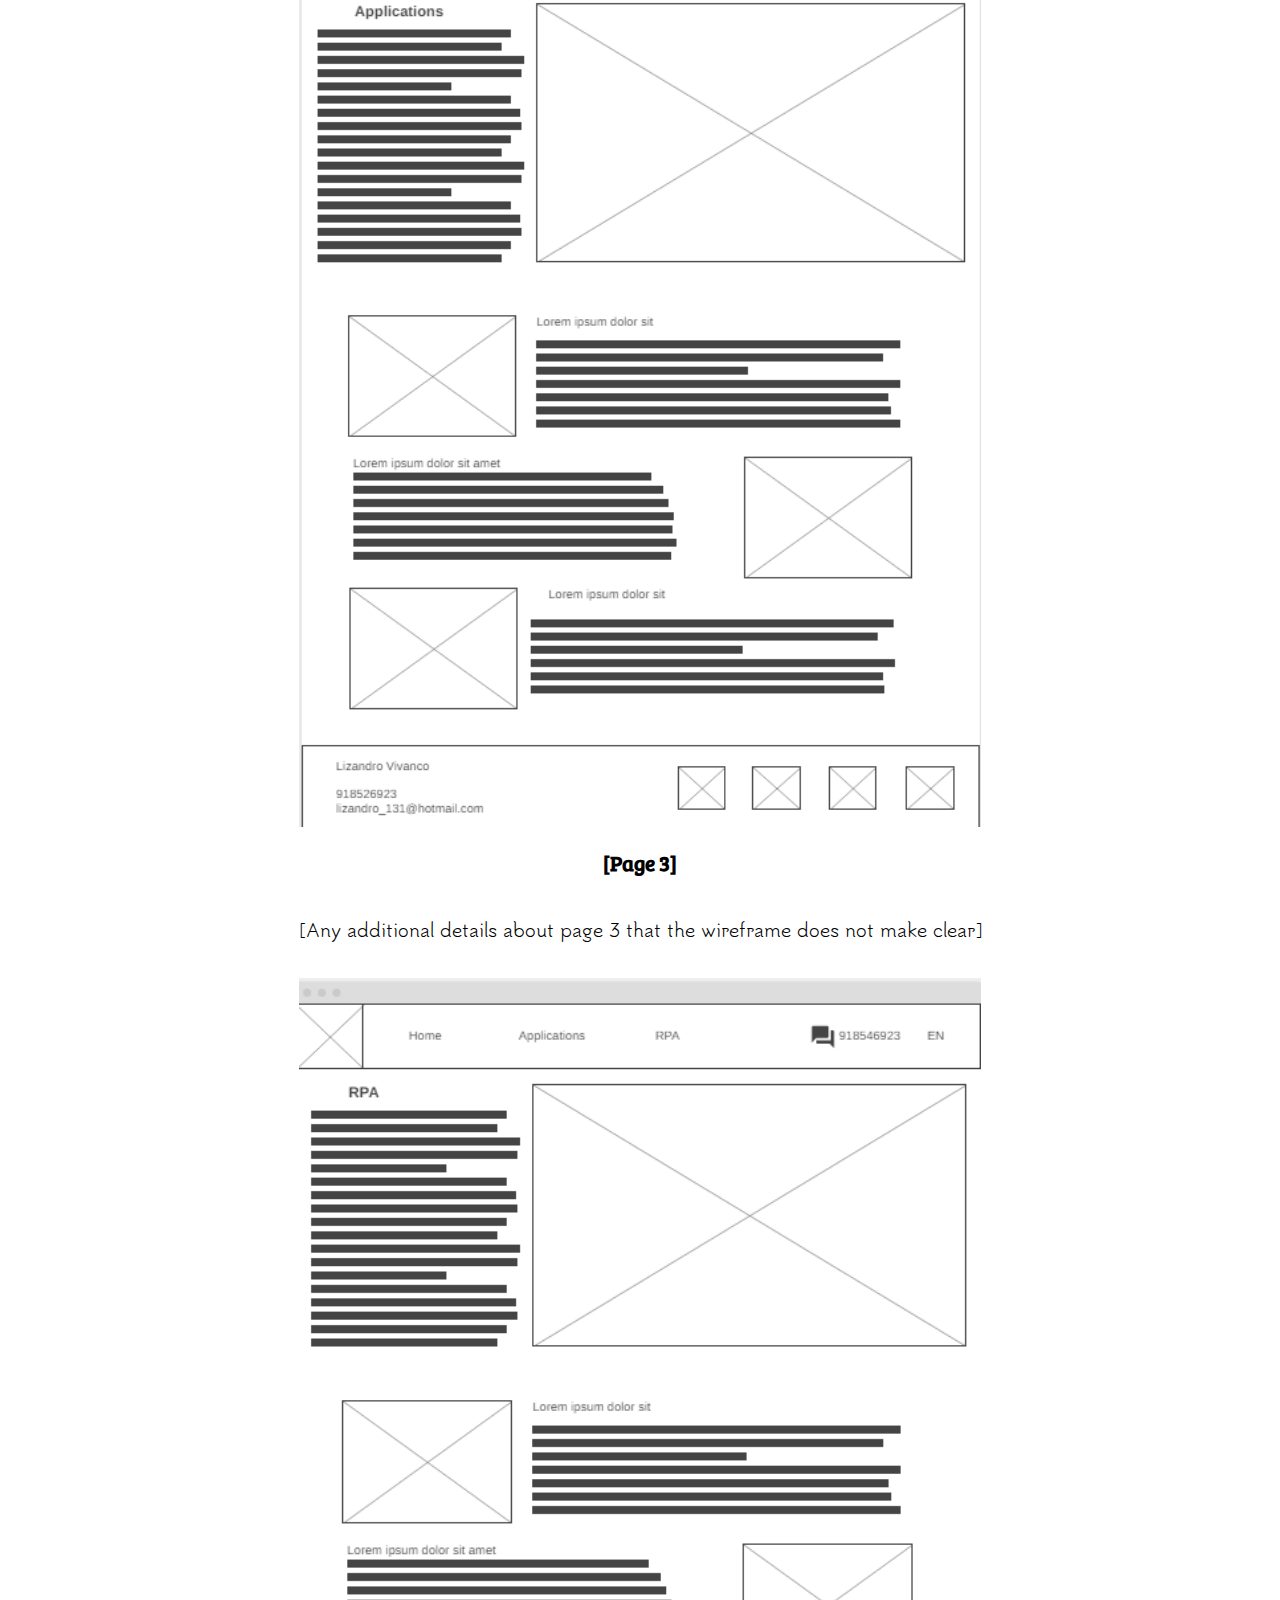
<file: projects/site-plan.html>
<!DOCTYPE html>
<html lang="en-us">
    
  <head>
    <meta charset="utf-8">
    <title>Site Plan</title>
    <link type="text/css" rel="stylesheet" href="styles/site-plan.css">
  </head>

  <body>
    <header>
      <h1>Projects Site Plan</h1>
      <h2>Lizandro Vivanco</h2>
      <h2>WDD 130-03</h2>
      <!-- In the header above, add the name or your site, your name and class number. For example if you are in section 3 you would put WDD 130.03 -->
    </header>
    <main>

      <!-- ------------------------Steps 2-3------------------------------ -->
      <hr>
      <h2>Overview</h2>
      <h3>Purpose</h3>
      <p>The purpose of my personal page is to show my projects carried out in different areas of computing, such as web development, artificial intelligence, data analysis and computer security. My goal is to demonstrate my skills and competencies to potential employers looking for qualified professionals with a passion for technology.</p>  <!-- change this -->


      <h3>Audience</h3>
      <p>The intended audience of this website will include recruiters, hiring managers, software development companies, and prospective clients seeking innovative technological solutions.</p>  <!-- change this -->

      <hr>
      <h2>Branding</h2>
      <h3>Website Logo</h3>
      <!-- Replace this with some sort of logo for your site.  A logo can be as simple as the name of your site in a nice font :) -->
      <img width="500px" src="images/logo-lv.jpg" alt="Logo image">
      <hr>
      <h2>
        Style Guide
      </h2>

      <!-- ------------------------Steps 4-8------------------------------ -->

      <h3>
        Color Palette
      </h3>
      <!--  The colors you choose for a website are one of the most important decisions you will make. Follow the instructions on the activity in iLearn then return and replace the color codes below with the hex color codes (the 6 digit numbers that show at the bottom of each color) for the colors you have chosen below.  You should have at least 2 colors but do not have to fill in all 4 if you do not need them.  -->

      <!-- Copy and paste the URL to your finished palette below Make sure to paste it into both spots -->
      Palette URL: <a href="https://coolors.co/000000-f7f0f5-decbb7-8f857d-6279b8" target="_blank">https://coolors.co/000000-f7f0f5-decbb7-8f857d-6279b8</a>


      <table class="colors">
        <tr><th>Primary</th><th>Secondary</th><th>Accent 1</th><th>Accent 2</th></tr>
        <!-- Replace the numbers in the boxes below with your hex color codes. Then switch to the site-plan.css file and change your colors there as well. -->
        <tr><td class="primary">[#000000]</td><td class="secondary">[#f7f0f5]</td><td class="accent1">[#decbb7]</td><td class="accent2">[8f857d]</td></tr>
      </table>

      <!-- ------------------------Step 9------------------------------ -->

      <h3>
        Typography
      </h3>
      <!-- Choose a font for your paragraphs (body copy) and headlines. What font(s) have you chosen? Why did you choose what you did?  Make sure to review the list of web safe fonts at W3Schools.org as a starting point.  Think also about which of your colors above you might use for background and font colors. -->

      <h4>
        Heading Font: [Permanent Marker]  <!-- change this -->
      </h4>
      <h4>
        Paragraph Font: [Tsukimi Rounded]  <!-- change this -->
      </h4>
      <h3>
        Normal paragraph example
      </h3>
      <p>
        Lorem ipsum dolor sit amet, consectetur adipiscing elit, sed do eiusmod tempor incididunt ut labore et dolore magna aliqua. Ut enim ad minim veniam, quis nostrud exercitation ullamco laboris nisi ut aliquip ex ea commodo consequat. Duis aute irure dolor in reprehenderit in voluptate velit esse cillum dolore eu fugiat nulla pariatur. Excepteur sint occaecat cupidatat non proident, sunt in culpa qui officia deserunt mollit anim id est laborum.
      </p>
      <h3>
        Colored paragraph example
      </h3>
      <p class="colored">
        Lorem ipsum dolor sit amet, consectetur adipiscing elit, sed do eiusmod tempor incididunt ut labore et dolore magna aliqua. Ut enim ad minim veniam, quis nostrud exercitation ullamco laboris nisi ut aliquip ex ea commodo consequat. 
      </p>

      <!-- ------------------------Step 10------------------------------ -->

      <h3>
        Navigation
      </h3>
      <!-- Think about how you want your navigation bar to look. In the site-plan.css file change the colors to your colors to get the look you desire. --> 
      <nav>
        <a href="#">Home</a>
        <a href="#">Applications</a>
        <a href="#">RPA</a>
      </nav>
      <hr>
      <h2>
        Site Map
      </h2>
      <div class="sitemap">
        <div class="sm-home">
          Home
        </div>
        <div class="sm-page2">
          Applications <!-- change this -->
        </div>
        <div class="sm-page3">
          RPA  <!-- change this -->
        </div>

        <div class="top">
          &nbsp;
        </div>
        <div class="left">
          &nbsp;
        </div>
        <div class="right">
          &nbsp;
        </div>

      </div>

      <!-- --------Content Section -------------- -->
      <hr>
      <h2>
        Content
      </h2>
      <h3>Home page</h3>
      <p>
        Welcome to my website! Here you will find a comprehensive overview of my professional career, technical skills, and automation projects. Designed to capture the attention of talent-seeking companies and efficient solutions, this website will transport you to a world of possibilities. I invite you to join me as we discover how I can contribute to the growth and success of your company. <br> <br>

        In this page, you will find a detailed journey through my professional experience. Each previous employment, highlighted project, and assumed responsibility is presented concisely and effectively. Through clear descriptions, I will show you how my skills and competencies have translated into significant achievements in the workplace. My goal is to demonstrate how my experience aligns with the needs of your company and how I can add value to your team. <br> <br>

        Since the beginning of my career, I have had the privilege of working in various organizations and challenging projects. Each work experience has been an opportunity to acquire new skills, strengthen my knowledge, and achieve outstanding results. In my work portfolio, you can explore my professional progression and discover how I have addressed specific challenges in each role I have undertaken. <br> <br>

        In addition to listing my previous jobs, I will share projects and responsibilities that have been crucial to my professional growth. Through detailed descriptions, I will highlight the most significant accomplishments and how they have contributed to the success of organizations. I will also provide concrete examples of how my skills and competencies have been applied in real-life situations, giving you a clear idea of my ability to tackle challenges and achieve outstanding results.

      </p>
      <p>Images for the Home page</p>
        <img src="images/dev-code.jpg" alt="image for homepage" width="100%">
        <img src="images/dev-image.jpg" alt="image for homepage" width="100%">
        <img src="images/dev-progamer.jpg" alt="image for homepage" width="100%">

      </ul>
      <h3>Applications</h3>
      <p>
        Applications: Simplifying Tasks, Maximizing Efficiency: <br> <br>

        In the applications section, I will present solutions developed to automate tasks and simplify processes in the business environment. Each application is designed to optimize efficiency and maximize productivity. From project management tools to data analysis solutions, each application offers specific functionality to overcome common business challenges. <br> <br>

        In an increasingly technology-driven world, automation has become a vital component for business success. My applications have been developed with the goal of simplifying repetitive tasks and freeing up valuable resources within an organization. These solutions are designed to ensure maximum operational efficiency while reducing errors and improving the quality of results. <br> <br>

        By exploring my applications, you will discover how I have applied my technical skills to develop innovative and customized solutions. Each application will be accompanied by a detailed description of its functionality and key benefits. I am excited to show you how these tools can transform the way your company operates, driving productivity and growth.

      </p>
      <p>Images for the Page 2</p>
        <img src="images/business-employees.jpg" alt="image for page" width="100%">
        <img src="images/business-people.jpg" alt="image for page" width="100%">
        <img src="images/business.jpg" alt="image for page" width="100%">

      </ul>
      <h3>RPA</h3>
      <p>
        RPA Projects: Intelligent Automation for Sustainable Success:<br> <br>

        In the RPA projects section, you will dive into the world of Robotic Process Automation (RPA) and how it can transform your organization. Each project highlights how intelligent automation can have a significant impact on operational efficiency and cost reduction.<br> <br>

        Through the development of RPA projects, I have managed to automate repetitive tasks and free up time and resources for higher-value activities within organizations. These projects have covered a wide range of functional areas, from data processing to inventory management and customer service. By implementing RPA solutions, I have achieved improved accuracy, reduced errors, and accelerated execution times.<br> <br>

        In my RPA projects section, I will present detailed case studies that showcase the specific challenges I have addressed, and the results achieved. Through clear descriptions, I will explain how these projects have transformed the way organizations operate, providing long-term sustainable success. I invite you to explore these projects and discover how intelligent automation can revolutionize your business operations.

      </p>
      <p>Images for the Page 3</p>
        <img src="images/rpa-diagram.jpg" alt="image for page3" width="100%">
        <img src="images/rpa-diagram2.jpg" alt="image for page3" width="100%">
        <img src="images/rpa-results.jpg" alt="image for page3" width="100%">


      </ul>
      <hr>
      <h2>
        Wireframes
      </h2>
      <p>
        Create three wireframes for your site. One for each page and list them here</p>

      <h3>Home</h3>
      <p>         
        [Any additional details about home that the wireframe does not make clear]
      </p>
      <img src="images/wireframe-home.png" alt="home page wireframe" width="60%">

      <h3>[Page 2]</h3>
      <p>         
        [Any additional details about page 2 that the wireframe does not make clear]
      </p>
      <img src="images/wireframe-apps.png" alt="page 2 wireframe" width="60%">

      <h3>[Page 3]</h3>
      <p>         
        [Any additional details about page 3 that the wireframe does not make clear]
      </p>
      <img src="images/wireframe-rpa.png" alt="page 3 wireframe" width="60%">
    </main>
  </body>

</html>
</file>
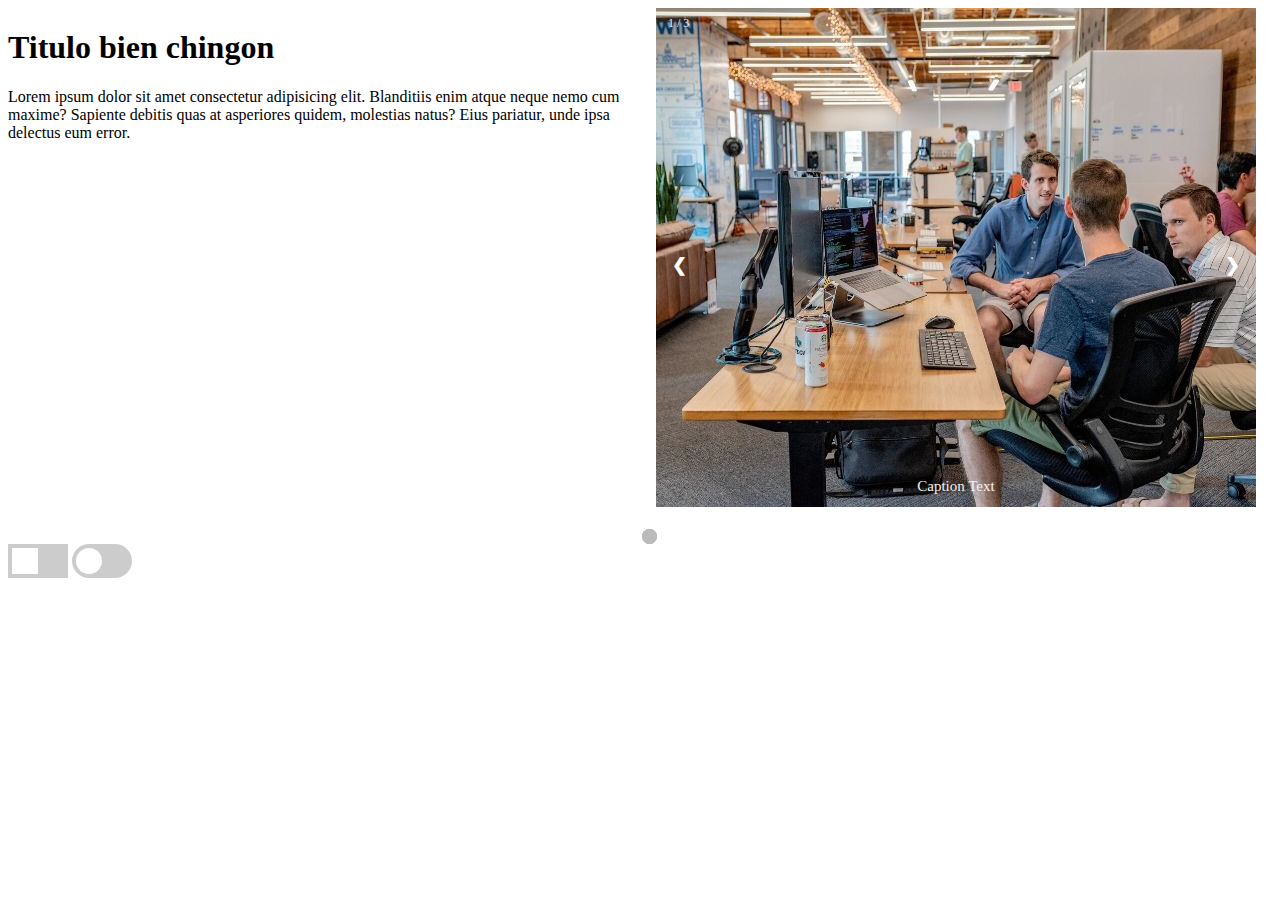
<file: projects/slide.html>
<!DOCTYPE html>
<html lang="en">
<head>
    <meta charset="UTF-8">
    <meta name="viewport" content="width=device-width, initial-scale=1.0">
    <title>Document</title>
    <link rel="stylesheet" href="styles/style_slide.css">
</head>
<body>
    <div class="hero">
        <div class="texto">
            <h1>Titulo bien chingon</h1>
            <p>Lorem ipsum dolor sit amet consectetur adipisicing elit. Blanditiis enim atque neque nemo cum maxime? Sapiente debitis quas at asperiores quidem, molestias natus? Eius pariatur, unde ipsa delectus eum error.</p>
        </div>
        <!-- Slideshow container -->
        <div class="slideshow-container">

            <!-- Full-width images with number and caption text -->
            <div class="mySlides fade">
                <div class="numbertext">1 / 3</div>
                <img src="images/business-employees.jpg" style="width:100%">
                <div class="text">Caption Text</div>
            </div>
    
            <div class="mySlides fade">
                <div class="numbertext">2 / 3</div>
                <img src="images/business-people.jpg" style="width:100%">
                <div class="text">Caption Two</div>
            </div>
        
            <div class="mySlides fade">
                <div class="numbertext">3 / 3</div>
                <img src="images/business.jpg" style="width:100%">
                <div class="text">Caption Three</div>
            </div>
        
            <!-- Next and previous buttons -->
            <a class="prev" onclick="plusSlides(-1)">&#10094;</a>
            <a class="next" onclick="plusSlides(1)">&#10095;</a>
        </div>
    </div>
    <br>
    
    <!-- The dots/circles -->
    <div style="text-align:center" class="puntos">
        <span class="dot" onclick="currentSlide(1)"></span>
        <span class="dot" onclick="currentSlide(2)"></span>
        <span class="dot" onclick="currentSlide(3)"></span>
    </div>
    <script src="slide.js"></script>

    <!-- Rectangular switch -->
    <label class="switch">
        <input type="checkbox">
        <span class="slider"></span>
    </label>
  
    <!-- Rounded switch -->
    <label class="switch">
        <input type="checkbox">
        <span class="slider round"></span>
    </label>
</body>
</html>
</file>
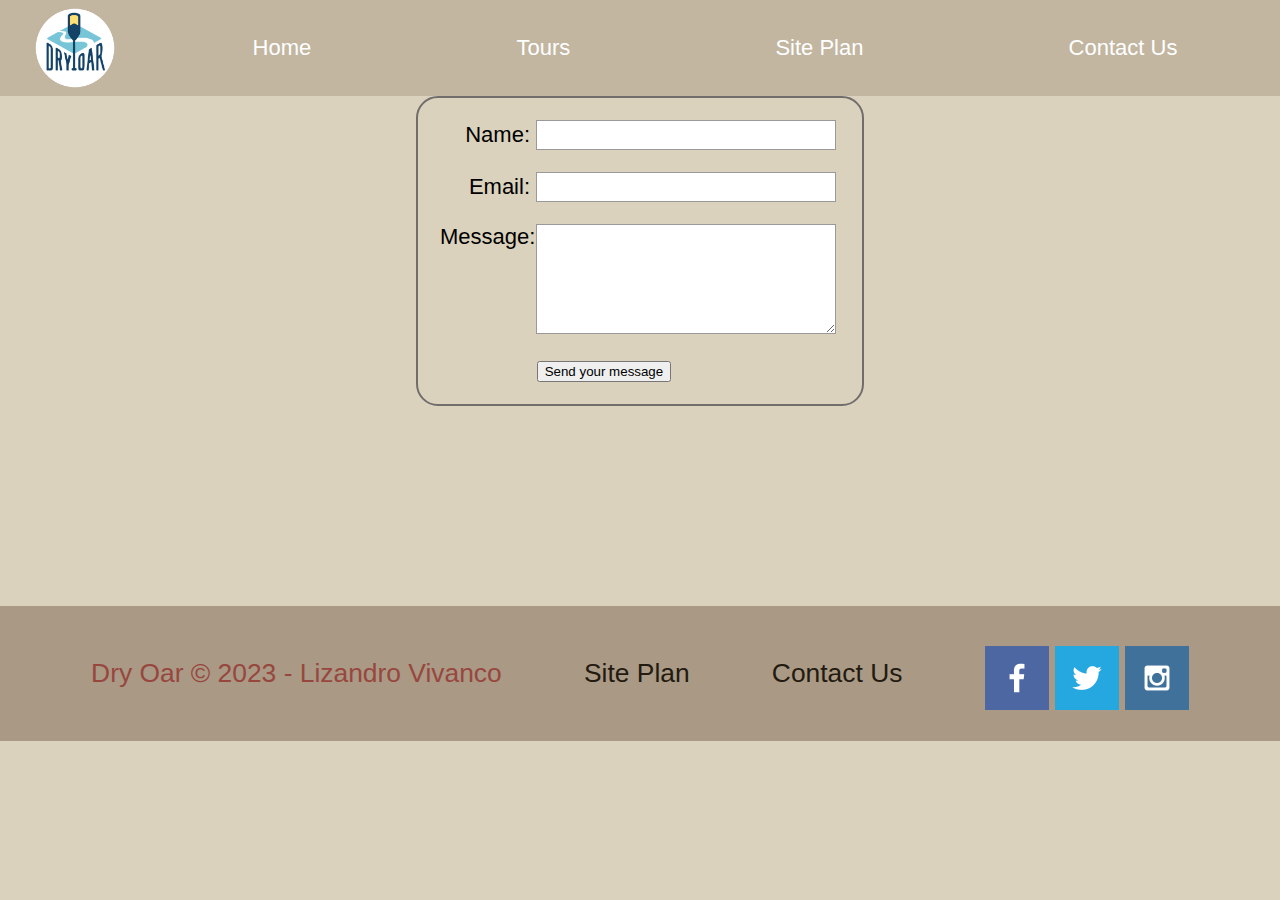
<file: wwr/contactus.html>
<!DOCTYPE html>
<html lang="en">
<head>
  <meta charset="UTF-8">
  <meta http-equiv="X-UA-Compatible" content="IE=edge">
  <meta name="viewport" content="width=device-width, initial-scale=1.0">
  <title>Whitewater Rafting Vacations | Home</title>
  <link rel="stylesheet" href="styles/style.css">
</head>
<body>
  <div id="content">
    <header>
      <a id="logo_link" href="index.html">
        <img class="logo" src="images/logo.png" alt="Dry Oar Logo">
      </a>
      <nav>
        <a href="index.html">Home</a>
        <a href="tours.html">Tours</a>
        <a href="site-plan-rafting.html">Site Plan</a>
        <a href="contactus.html">Contact Us</a>
      </nav>
    </header>

    <form action="/my-handling-form-page" method="post">
      <ul>
        <li>
          <label for="name">Name:</label>
          <input type="text" id="name" name="user_name" value="">
        </li>
        <li>
          <label for="mail">Email:</label>
          <input type="email" id="mail" name="user_email" value="">
        </li>
        <li>
          <label for="msg">Message:</label>
          <textarea name="user_message" id="msg" cols="30" rows="10"></textarea>
        </li>
        <li class="button">
          <button type="submit">Send your message</button>
        </li>
      </ul>
    </form>
    <div id="feedback"></div>
    <footer>
      <p>Dry Oar &copy; 2023 - Lizandro Vivanco</p>
      <p><a href="site-plan-rafting.html">Site Plan</a></p>
      <p><a href="contactus.html">Contact Us</a></p>
      <div class="social">
        <a href="https://facebook.com" target="_blank">
          <img src="images/facebook.png" alt="fb icon">
        </a>
        <a href="https://twitter.com" target="_blank">
          <img src="images/twitter.png" alt="twitter icon">
        </a>
        <a href="https://instagram.com" target="_blank">
          <img src="images/instagram.png" alt="instagram icon">
        </a>
      </div>
    </footer>
  </div>
  <script>
    // get the feedback div element so we can do something with it.
    const feedbackElement = document.getElementById('feedback');
    // get the form so we can read what was entered in it.
    const formElement = document.forms[0];
    // add a 'listener' to wait for a submission of our form. When that happens run the code below.
    formElement.addEventListener('submit', function(e) {
        // stop the form from doing the default action.
        e.preventDefault();
        // set the contents of our feedback element to a message letting the user know the form was submitted successfully. Notice that we pull the name that was entered in the form to personalize the message!
        feedbackElement.innerHTML = 'Hello '+ formElement.user_name.value +'! Thank you for your message. We will get back with you as soon as possible!';
        // make the feedback element visible.
        feedbackElement.style.display = "block";
        // add a class to move everything down so our message doesn't cover it.
        document.body.classList.toggle('moveDown');
    });
  </script>
</body>
</html>
</file>
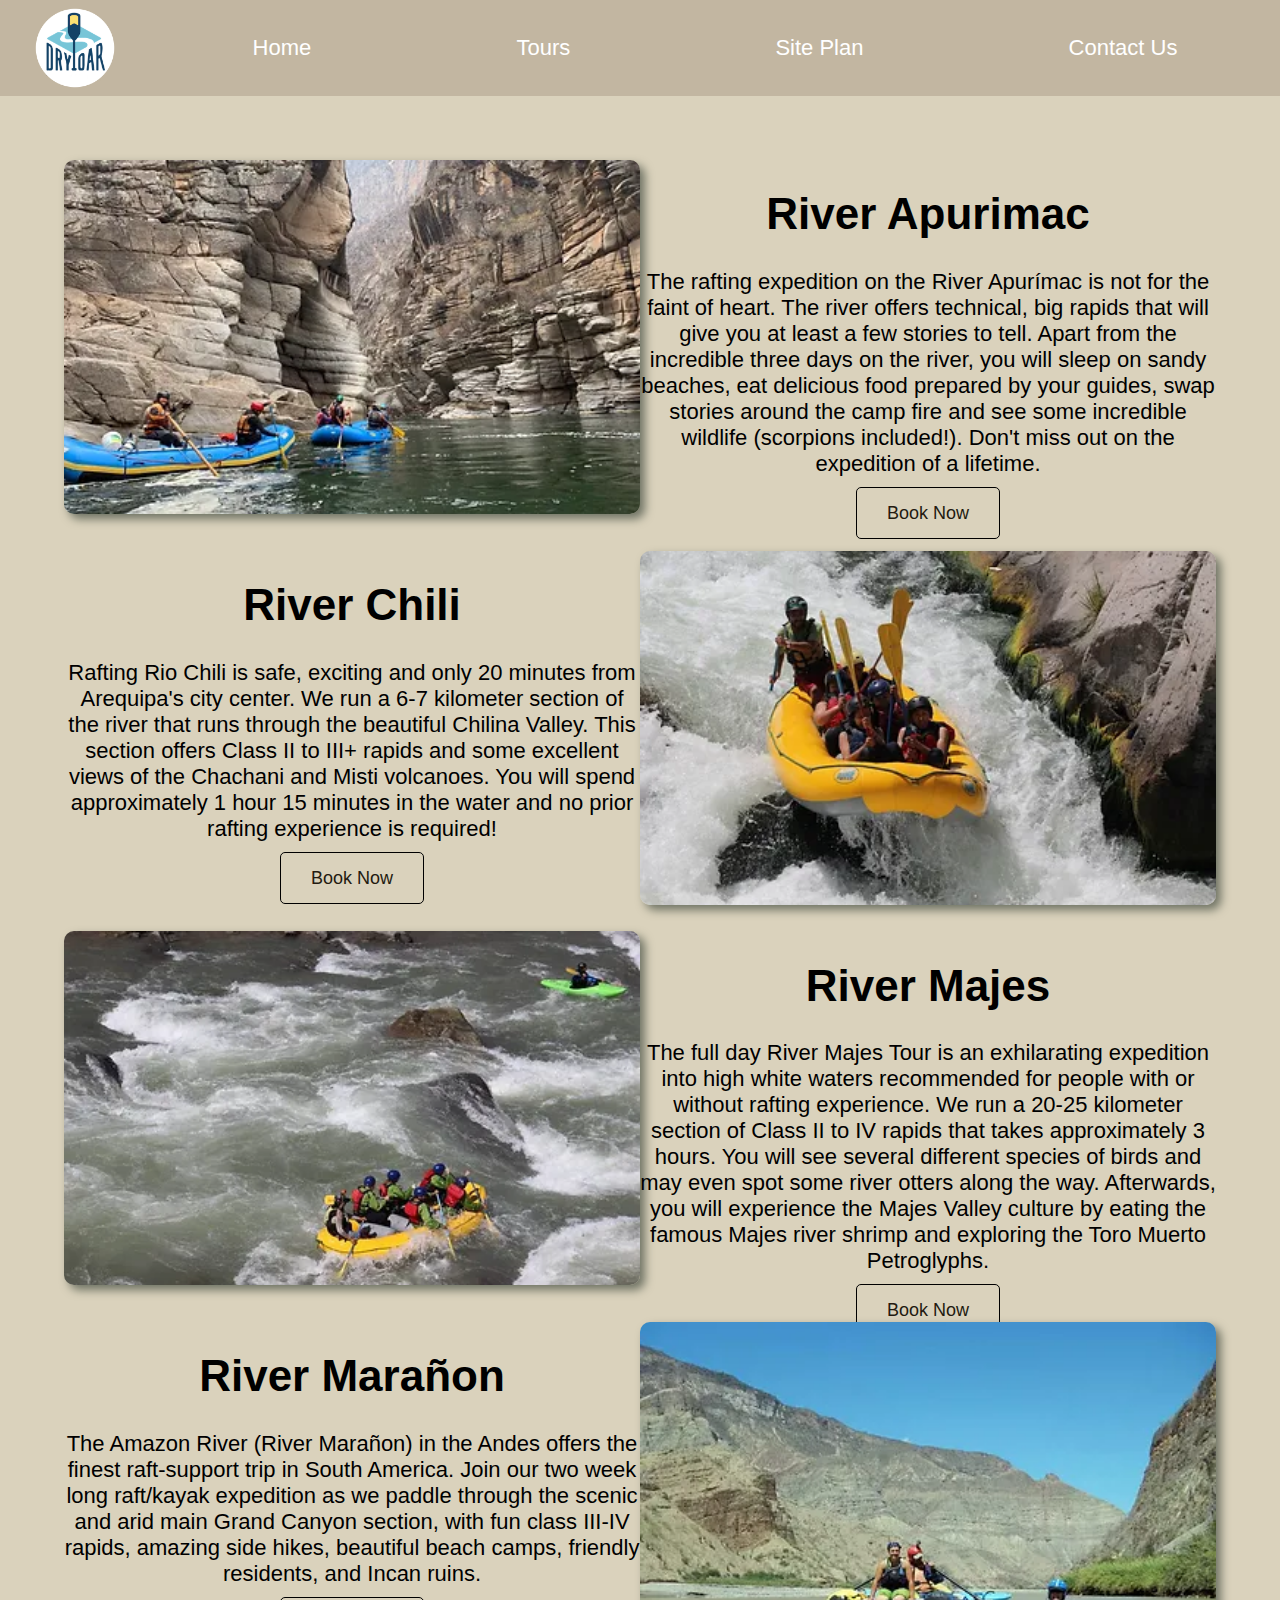
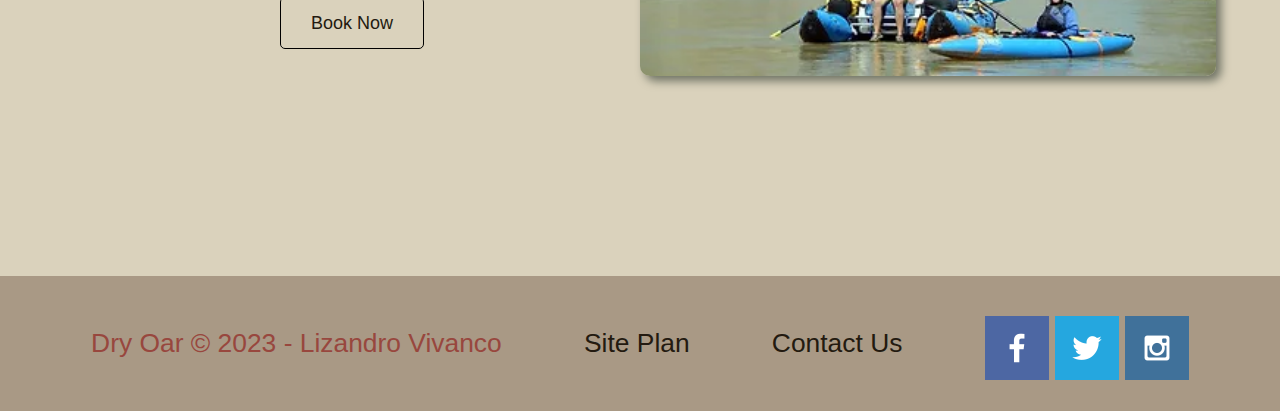
<file: wwr/tours.html>
<!DOCTYPE html>
<html lang="en">
<head>
  <meta charset="UTF-8">
  <meta http-equiv="X-UA-Compatible" content="IE=edge">
  <meta name="viewport" content="width=device-width, initial-scale=1.0">
  <title>Whitewater Rafting Vacations | Tours</title>
  <link rel="stylesheet" href="styles/style.css">
</head>
<body>
  <div id="content">
    <header>
      <a id="logo_link" href="index.html">
        <img class="logo" src="images/logo.png" alt="Dry Oar Logo">
      </a>
      <nav>
        <a href="index.html">Home</a>
        <a href="tours.html">Tours</a>
        <a href="site-plan-rafting.html">Site Plan</a>
        <a href="contactus.html">Contact Us</a>
      </nav>
    </header>
    <main class="tours-grid">

      <img class="river-apurimac" src="images/river-apurimac.jpg" alt="River Apurimac">
      <section class="river-apurimac-text">
        <h1 class="river-ap-h1">River Apurimac</h1>
        <p class="river-ap-p">The rafting expedition on the River Apurímac is not for the faint of heart. The river offers technical, big rapids that will give you at least a few stories to tell. Apart from the incredible three days on the river, you will sleep on sandy beaches, eat delicious food prepared by your guides, swap stories around the camp fire and see some incredible wildlife (scorpions included!). Don't miss out on the expedition of a lifetime.</p>
        <a id="book1" class="book" href="contactus.html">Book Now</a>
      </section><br>
      
      <img class="river-chili" src="images/river-chili.jpg" alt="River Chili">
      <section class="river-chili-text">
        <h1 class="river-ch-h1">River Chili</h1>
        <p class="river-ch-p">Rafting Rio Chili is safe, exciting and only 20 minutes from Arequipa's city center. We run a 6-7 kilometer section of  the river that runs through the beautiful Chilina Valley. This section offers Class II to III+ rapids and some excellent views of the Chachani and Misti volcanoes. You will spend approximately 1 hour 15 minutes in the water and no prior rafting experience is required!</p>
        <a id="book1" class="book" href="contactus.html">Book Now</a>
      </section><br>
      
      <img class="river-maje" src="images/river-majes.jpg" alt="River Majes">
      <section class="river-maje-text">
        <h1 class="river-ma-h1">River Majes</h1>
        <p class="river-ma-p">The full day River Majes Tour is an exhilarating expedition into high white waters recommended for people with or without rafting experience. We run a 20-25 kilometer section of Class II to IV rapids that takes approximately 3 hours. You will see several different species of birds and may even spot some river otters along the way. Afterwards, you will experience the Majes Valley culture by eating the famous Majes river shrimp and exploring the Toro Muerto Petroglyphs.</p>
        <a id="book1" class="book" href="contactus.html">Book Now</a>
      </section><br>

      <img class="river-maranon" src="images/river-marañon.jpg" alt="River Chili">
      <section class="river-maranon-text">
        <h1 class="river-mar-h1">River Marañon</h1>
        <p class="river-mar-p">The Amazon River (River Marañon) in the Andes offers the finest raft-support trip in South America. Join our two week long raft/kayak expedition as we paddle through the scenic and arid main Grand Canyon section, with fun class III-IV rapids, amazing side hikes, beautiful beach camps, friendly residents, and Incan ruins.</p>
        <a id="book1" class="book" href="contactus.html">Book Now</a>
      </section>

    </main>
    <footer>
      <p>Dry Oar &copy; 2023 - Lizandro Vivanco</p>
      <p><a href="site-plan-rafting.html">Site Plan</a></p>
      <p><a href="contactus.html">Contact Us</a></p>
      <div class="social">
        <a href="https://facebook.com" target="_blank">
          <img src="images/facebook.png" alt="fb icon">
        </a>
        <a href="https://twitter.com" target="_blank">
          <img src="images/twitter.png" alt="twitter icon">
        </a>
        <a href="https://instagram.com" target="_blank">
          <img src="images/instagram.png" alt="instagram icon">
        </a>
      </div>
    </footer>
  </div>
</body>
</html>
</file>
<file: wwr/styles/style.css>
@import url('https://fonts.googleapis.com/css2?family=Lilita+One&family=Permanent+Marker&display=swap');

.home-title, .msg h2{
    font-family: "Permanent Marker", "Brush Script MT";
    font-size: 2em;
}

body{
    font-family: Tahoma, Helvetica, sans-serif;
    font-size: 22px;
    margin: 0;
    padding: 0;
}

h2{
    margin: 0;
}
.book, .join{
    font-size: 18px;
    margin-top: 50px;
}

.home-title{
    margin-top: 10px;
}

.rivers-card, .camping-card, .rapids-card{
    margin: 200px 0;
}

.msg{
    line-height: 1.5em;
    padding: 35px;
}

.msg p{
    font-size: .8em; 
    padding-bottom: 15px;
}

#content{
    max-width: 1600px;
    margin: 0 auto;
}

nav, a, #hero-msg h1, #hero-msg h4, .button-box, main section{
    text-align: center;
}

#background{
    height: 725px;
    background-color: #a99985;
}

body, .book, .join, .book:hover, .join:hover{
    background-color: #dad2bc;
}

footer, .msg{
    background-color: #a99985;
}

nav a:hover, .home-title, h4, .book:hover, .join:hover, .msg h2, footer, footer a:hover{
    color: #98473e;
}

.msg p{
    color: #50332f;
}

.logo, .icon{
    width: 80px;
}

#hero-img{
    width: 100%;
}

nav a, .book, .join, footer a{
    text-align: center;
    color: #231a10;
    text-decoration: none;
}

footer p{
    font-size: 1.2em;
}

footer p a:hover{
    text-decoration: underline;
}

footer{
    padding: 25px 50px;
    margin-top: 200px;
    display: flex;
    justify-content: space-around;
    align-items: center;
}

footer .social img{
    padding-top: 15px;
}

#logo_link{
    padding-top: 5px;
}
nav a{
    padding: 35px;
}
.book, .join{
    padding: 15px 30px;
    border-radius: 5px;
}

.card-img {
    border: 10px solid #a99985;
    transition: transform .5s;
    box-shadow: 5px 5px 10px #6f7364;
}

.card-img:hover {
    opacity: .6;
    transform: scale(1.1);
}

.icon{
    padding-top: 10px;
}

main section img{
    box-sizing: border-box;
}

header{
    background:rgba(169, 153, 133, 0.5);
    display: grid;
    grid-template-columns: 150px auto;
}

header nav a{
    color: white;
}
nav a:hover{
    background-color: rgba(169, 153, 133, 0.4);
    color: white;
}

nav {
    display: flex;
    justify-content: space-around;
}

#logo_link {
    padding-top: 5px;
    justify-self: center;
    align-self: center;
}

#hero{
    display: grid;
    grid-template-columns: 1fr 3fr 1fr;
    margin-top: -100px;
}

#hero-box{
    grid-column: 1/4;
    grid-row: 1/3;
    z-index: -1;
}

#hero-msg{
    grid-column: 2/3;
    grid-row: 1/2;
    margin-top: 100px;
}

#hero-msg h4{
    color: white;
    -webkit-text-stroke: 1px black;
}

#hero-msg h1{
    font-size: 60px;
    -webkit-text-stroke: 0.5px black;
}

.home-grid{
    display: grid;
    grid-template-columns: repeat(10, 1fr);
}

.card-img, .mountains{
    width: 100%;
}

.rivers-card{
    grid-column: 2/4;
    grid-row: 2/3;
}

.camping-card{
    grid-column: 5/7;
    grid-row: 2/3;
}

.rapids-card{
    grid-column: 8/10;
    grid-row: 2/3;
}

#background{
    grid-column: 1/11;
    grid-row: 4/9;
}

.mountains{
    width: 100%;
    grid-column: 2/7;
    grid-row: 5/8;
    box-shadow: 5px 5px 10px #6f7364;
}

.msg{
    background-color: #6f7364;
    padding: 35px;
    grid-column: 6/10;
    grid-row: 6/7;
    box-shadow: 5px 5px 10px #6f7364;
}

/* TOURS PAGE CSS*/
.tours-grid{
    display: grid;
    grid-template-columns: 1fr 1fr;
    margin: 5%;
}

#book1{
    border: 1px solid black;
}

.river-apurimac{
    grid-column: 1/2;
    grid-row: 1/2;
    width: 100%;
    box-shadow: 5px 5px 10px #6f7364;
    border-radius: 10px;
}

.river-apurimac-text{
    grid-column: 2/3;
    grid-row: 1/2;
}

.river-chili{
    grid-column: 2/3;
    grid-row: 3/4;
    width: 100%;
    box-shadow: 5px 5px 10px #6f7364;
    border-radius: 10px;
}

.river-chili-text{
    grid-column: 1/2;
    grid-row: 3/4;
    width: 100%;
}

.river-maje{
    grid-column: 1/2;
    grid-row: 5/6;
    width: 100%;
    box-shadow: 5px 5px 10px #6f7364;
    border-radius: 10px;
}

.river-maje-text{
    grid-column: 2/3;
    grid-row: 5/6;
    width: 100%;
}

.river-maranon{
    grid-column: 2/3;
    grid-row: 8/9;
    width: 100%;
    box-shadow: 5px 5px 10px #6f7364;
    border-radius: 10px;
}

.river-maranon-text{
    grid-column: 1/2;
    grid-row: 8/9;
    width: 100%;
}

/*CONTACT US*/

form {
    /* Center the form on the page */
    margin: 0 auto;
    width: 400px;
    /* Form outline */
    padding: 1em;
    border: 2px solid #726d6d;
    border-radius: 1em;
  }
  
  ul {
    list-style: none;
    padding: 0;
    margin: 0;
  }
  
  form li + li {
    margin-top: 1em;
  }
  
  label {
    /* Uniform size & alignment */
    display: inline-block;
    width: 90px;
    text-align: right;
  }
  
  input,
  textarea {
    /* To make sure that all text fields have the same font settings
       By default, textareas have a monospace font */
    font: 1em sans-serif;
  
    /* Uniform text field size */
    width: 300px;
    box-sizing: border-box;
  
    /* Match form field borders */
    border: 1px solid #999;
  }
  
  input:focus,
  textarea:focus {
    /* Additional highlight for focused elements */
    border-color: #000;
  }
  
  textarea {
    /* Align multiline text fields with their labels */
    vertical-align: top;
  
    /* Provide space to type some text */
    height: 5em;
  }
  
  .button {
    /* Align buttons with the text fields */
    padding-left: 90px; /* same size as the label elements */
  }
  
  button {
    /* This extra margin represent roughly the same space as the space
       between the labels and their text fields */
    margin-left: 0.5em;
  }

#feedback {
    background-color: antiquewhite;
    position: absolute;
    top: 0;
    left: 0;
    right: 0;
    padding: .5em;
    /* make this element invisible until we are ready for it */
    display: none;      
}
.moveDown {
    margin-top: 3em;
}


@media screen and (max-width: 900px) {
    #hero, .home-grid {
        display: block;
        height: auto;
    }
    nav, footer {
        flex-direction: column;
    }
    nav a {
        display: block;
        padding: 15px;
    }
    #hero {
        margin-top: 0;
    }
    #hero-msg {
        margin-top: 0;
    }
    #hero-msg h4 {
        display: none;
    }
    .home-title {
        font-size: 25px;
        color: #6f7364;
    }
    .rivers-card, .camping-card, .rapids-card { 
        margin: 50px auto;
        width: 60%;
    }
    #background {
        display: none;
    }
    .mountains, .msg {
        width: 80%;
        display: block;
        margin: 0 auto;
    }
    footer {
        margin-top: 25px;
    }
}
</file>
<file: positionstyles.css>
/* CSS - Name: "positionstyles.css" */
/* Activity 1 styles */
.content1 {
  /* This is the parent of the activity 1 boxes. */
  display: grid;
  grid-template-columns: 1fr 1fr;
  justify-items: center;
  gap: 20px;
}
.red1 { 
  width: 100%; 
  height: 100px; 
  background-color: red; 
  grid-column: 1/3;
  grid-row: 1/2;
} 

.green1 {
  width: 200px; 
  height: 200px; 
  background-color: green; 

} 
.yellow1 {
  width: 200px; 
  height: 200px; 
  background-color: gold; 
} 
.blue1 {
  width: 100%; 
  height: 100px; 
  background-color: blue; 
  grid-column: 1/3;
  grid-row: 4/5;
} 
/* Activity 2 styles */ 
.content2 {
  /* This is the parent of the activity 2 boxes. */
  display: grid;
  grid-template-columns: 50px 50px 50px 50px 50px;
}
.red2 {
  width: 100px; 
  height: 100px; 
  background-color: red;
  grid-column: 1/3;
  grid-row: 1/3;
} 
.green2 { 
  width: 100px; 
  height: 100px; 
  background-color: green; 
  grid-column: 2/4;
  grid-row: 2/4;
} 
.yellow2 {
  width: 100px; 
  height: 100px; 
  background-color: gold; 
  grid-column: 3/5;
  grid-row: 3/5;
} 
.blue2 {
  width: 100px; 
  height: 100px; 
  background-color: blue; 
  grid-column: 4/6;
  grid-row: 4/6;
} 
/* Activity 3 styles */ 
.content3 {
  /* This is the parent of the activity 3 boxes. */
  display: grid;
  grid-template-columns: 1fr 1fr;
  column-gap: 80px;
}
.red3 {
  width: 100%; 
  height: 100px; 
  background-color: red; 
  grid-column: 1/3;
} 
.green3 {
  width: 100%; 
  height: 200px; 
  background-color: green;
} 
.yellow3 {
  width: 100%; 
  height: 200px; 
  background-color: gold; 
} 
.blue3 {
  width: 100%;
  height: 100px; 
  background-color: blue; 
  grid-column: 1/3;
} 
/* Activity 4 styles */ 
.content4 {
  /* This is the parent of the activity 4 boxes. */
  display: grid;
  grid-template-columns: 1fr 1fr;
  height: 400px;
}
.red4 {
  width: 100%; 
  height: 100%; 
  background-color: red; 
  grid-column: 1/2;
  grid-row: 1/4;
} 
.green4 {
  width: 100%;
  height: 100%;
  background-color: green; 
  grid-column: 2/3;
  grid-row: 1/2;
} 
.yellow4 {
  width: 100%;
  height: 100%;
  background-color: gold; 
  grid-column: 2/3;
  grid-row: 2/3;
} 
.blue4 {
  width: 100%;
  height: 100%; 
  background-color: blue; 
  grid-column: 2/3;
  grid-row: 3/4;
} 
/* Activity 5 styles */ 
.content5 {
  /* This is the parent of the activity 5 boxes. */
  height: 400px;
}
.red5 { 
  width: 100%; 
  height: 100px; 
  background-color: red; 
} 
.green5 { 
  width: 100px; 
  height: 100px; 
  background-color: green; 
  float: left;
} 
.yellow5 {
  width: 100%; 
  height: 200px; 
  background-color: gold;
} 
.blue5 {
  width: 100%; 
  height: 100px; 
  background-color: blue; 
} 
/* Activity 6 styles */ 
.content6 {
  /* This is the parent of the activity 6 boxes. */
  display: grid;
  grid-template-columns: 1fr  1fr 1fr 1fr 1fr 1fr;
  max-width: 100px;
}
.red6 {
  width: 400px; 
  height: 200px; 
  background-color: red; 
  grid-column: 1/5;
  grid-row: 1/3;
} 
.green6 {
  width: 200px; 
  height: 200px; 
  background-color: green; 
  grid-column: 1/3;
  grid-row: 5/7;
  z-index: 1;
} 
.yellow6 {
  width: 200px; 
  height: 400px; 
  background-color: gold; 
  grid-column: 5/7;
  grid-row: 3/7;
  z-index: 1;
} 
.blue6 {
  width: 400px; 
  height: 400px; 
  background-color: blue; 
  grid-column: 2/6;
  grid-row: 2/6;
} 


/* Do not make any changes below here */
.activity {
  width: 70%; 
  margin: 20px auto; 
  font-family: Arial, sans-serif; 
  border: 1px solid black; 
  padding: 10px; 
  clear:both; 
  overflow: auto;
} 

.hint {
  border: 1px solid grey;
  background: #e0e0e0;
  padding: .5em;
  position: relative;
  margin: 1em 0;
}
.hint h3 {
  margin: 0;
}
.hint:hover {
  background: #d0d0d0;
}
.hint > div {
  display: none;
}

.hint input[type=checkbox] {
  position: absolute;
  width: 100%;
  height: 100%;
  opacity: 0;
  z-index: 1;
  cursor: pointer;
}

.hint input[type=checkbox]:checked ~ div {
  display: block;
}

.hint i {
  position: absolute;
  transform: translate(-6px, 0);
  margin-top: 16px;
  right: 10px;
  top: -3px;
}
.hint i:before, .hint i:after {
  content: "";
  position: absolute;
  background-color: black;
  width: 3px;
  height: 9px;
}
.hint i:before {
  transform: translate(2px, 0) rotate(45deg);
}
.hint i:after {
  transform: translate(-2px, 0) rotate(-45deg);
}

.hint input[type=checkbox]:checked ~ i:before {
  transform: translate(-2px, 0) rotate(45deg);
}
.hint input[type=checkbox]:checked ~ i:after {
  transform: translate(2px, 0) rotate(-45deg);
}
.hint a {
  position: relative;
  z-index: 1;
}
</file>
<file: projects/styles/site-plan.css>
/* if you are using any Google fonts change the font names below to your fonts. 
Any spaces in your font name should be replaced with a +. 
Fonts are separated by a | */
@import url('https://fonts.googleapis.com/css2?family=Bree+Serif&family=Tsukimi+Rounded:wght@500&display=swap');
@import url('https://fonts.googleapis.com/css2?family=Lilita+One&family=Permanent+Marker&display=swap');

:root {
  /* change the values below to your colors from your palette */
  --primary-color: #000000   ;
  --secondary-color: #f7f0f5 ;
  --accent1-color: #decbb7;
  --accent2-color: #8f857d;

  /* change the values below to your chosen font(s) */
  --heading-font: "Permanent Marker", "Bree Serif";
  --paragraph-font: 'Tsukimi Rounded', sans-serif;

  /* these colors below should be chosen from among your palette colors above */
  --headline-color-on-white: #000000;  /* headlines on a white background */ 
  --headline-color-on-color: #f7f0f5; /* headlines on a colored background */ 
  --paragraph-color-on-white: #000000; /* paragraph text on a white background */ 
  --paragraph-color-on-color: #f7f0f5; /* paragraph text on a colored background */ 
  --paragraph-background-color: #000000  ;
  --nav-link-color: #f7f0f5;
  --nav-background-color: #000000;
  --nav-hover-link-color: #8f857d;
  --nav-hover-background-color: #000000;
}


/*  Look around below...but DON'T CHANGE ANYTHING! */

body {
  max-width: 1200px;
  margin: 0 auto;
  padding: 4em;
  font-size: 18px;
  text-align: center;
}
img {
  display: block;
  margin: 0 auto;
}
h1, h2, h3, h4, h5, h6 {
  font-family: var(--heading-font);
  color: var(--headline-color-on-white);
}
h2 {
  text-align: center;
}
hr {
  height: 3px;
  margin: 35px 0;
  background: var(--accent1-color);
}
header {
  padding: 1em;
  text-align: center;
  color: var(--headline-color-on-color);
  background-color: var(--paragraph-background-color);
}
header > h1, header > h2 {
  color: var(--headline-color-on-color);
}

p {
  font-family: var(--paragraph-font);
  color: var(--paragraph-color-on-white);
  padding: 1em;
}
.colors {
  width: 100%;
  min-width: 350px;
  margin: 30px auto;
  text-align: center;
}
.colors th {
  background-color: #999;
}
.colors td{
  width: 25%;
  height: 3em;
}

.primary {
  background-color: var(--primary-color);
  color: white;
}
.secondary {
  background-color: var(--secondary-color);
}
.accent1 {
  background-color: var(--accent1-color);
}
.accent2{
  background-color: var(--accent2-color);
}

p.colored {
  background-color: var(--paragraph-background-color);
  color: var(--paragraph-color-on-color);
}

nav {
  background-color: var(--nav-background-color);
  line-height: 3em;
  text-align: center;
  font-size: 1.2em;
}
nav  {
  list-style-type: none;
  display: flex;

}
nav a {
  padding:1em;
  min-width: 120px;
  text-decoration: none;
  padding: 10px;

}
nav a:link, nav a:visited {
  color: var(--nav-link-color);
}
nav a:hover {
  color: var(--nav-hover-link-color);
  background-color: var(--nav-hover-background-color);
}

.sitemap {
  display: grid;
  justify-content: center;

  grid-template-columns: repeat(6, 15%);
  grid-template-rows: 3em 1.5em 1.5em 3em;
  grid-template-areas: ". . home home . ."
    ". . . top . ."
    ". left left right right ."
    "page2 page2 . . page3 page3";
}
.sitemap > div {

  text-align: center;

}
.sm-home {
  grid-area: home;
  background-color: #ccc;
  line-height: 3em;
}
.sm-page2 {
  grid-area: page2;
  background-color: #ccc;
  line-height: 3em;
}
.sm-page3 {
  grid-area: page3;
  background-color: #ccc;
  line-height: 3em;
}

.top {
  grid-area: top;
  border-left: 1px solid;
}

.left {
  grid-area: left;
  border-top: 1px solid;
  border-left: 1px solid;
}

.right {
  grid-area: right;
  border-top: 1px solid;
  border-right: 1px solid;
}
</file>
<file: projects/styles/style_slide.css>
* {box-sizing:border-box}

.hero{
  display: grid;
  grid-template-columns: 1fr 1fr;

}

.texto{
  grid-column: 1/2;
  grid-row: 1/2;
}

/* Slideshow container */
.slideshow-container {
  max-width: 1000px;
  position: relative;
  margin: auto;
  grid-column: 2/3;
  grid-row: 1/2;
}

/* Hide the images by default */
.mySlides {
  display: none;
}

/* Next & previous buttons */
.prev, .next {
  cursor: pointer;
  position: absolute;
  top: 50%;
  width: auto;
  margin-top: -22px;
  padding: 16px;
  color: white;
  font-weight: bold;
  font-size: 18px;
  transition: 0.6s ease;
  border-radius: 0 3px 3px 0;
  user-select: none;
}

/* Position the "next button" to the right */
.next {
  right: 0;
  border-radius: 3px 0 0 3px;
}

/* On hover, add a black background color with a little bit see-through */
.prev:hover, .next:hover {
  background-color: rgba(0,0,0,0.8);
}

/* Caption text */
.text {
  color: #f2f2f2;
  font-size: 15px;
  padding: 8px 12px;
  position: absolute;
  bottom: 8px;
  width: 100%;
  text-align: center;
}

/* Number text (1/3 etc) */
.numbertext {
  color: #f2f2f2;
  font-size: 12px;
  padding: 8px 12px;
  position: absolute;
  top: 0;
}

/* The dots/bullets/indicators */
.puntos{
  display: grid;
  grid-template-columns: 1fr 1fr;
}
.dot {

  cursor: pointer;
  height: 15px;
  width: 15px;
  margin: 0 2px;
  background-color: #bbb;
  border-radius: 50%;
  display: inline-block;
  transition: background-color 0.6s ease;
  grid-column: 2/3;
  grid-row: 1/2;
}

.active, .dot:hover {
  background-color: #717171;
}

/* Fading animation */
.fade {
  animation-name: fade;
  animation-duration: 1.5s;
}

@keyframes fade {
  from {opacity: .4}
  to {opacity: 1}
}



/* The switch - the box around the slider */
.switch {
  position: relative;
  display: inline-block;
  width: 60px;
  height: 34px;
}

/* Hide default HTML checkbox */
.switch input {
  opacity: 0;
  width: 0;
  height: 0;
}

/* The slider */
.slider {
  position: absolute;
  cursor: pointer;
  top: 0;
  left: 0;
  right: 0;
  bottom: 0;
  background-color: #ccc;
  -webkit-transition: .4s;
  transition: .4s;
}

.slider:before {
  position: absolute;
  content: "";
  height: 26px;
  width: 26px;
  left: 4px;
  bottom: 4px;
  background-color: white;
  -webkit-transition: .4s;
  transition: .4s;
}

input:checked + .slider {
  background-color: #2196F3;
}

input:focus + .slider {
  box-shadow: 0 0 1px #2196F3;
}

input:checked + .slider:before {
  -webkit-transform: translateX(26px);
  -ms-transform: translateX(26px);
  transform: translateX(26px);
}

/* Rounded sliders */
.slider.round {
  border-radius: 34px;
}

.slider.round:before {
  border-radius: 50%;
}
</file>
